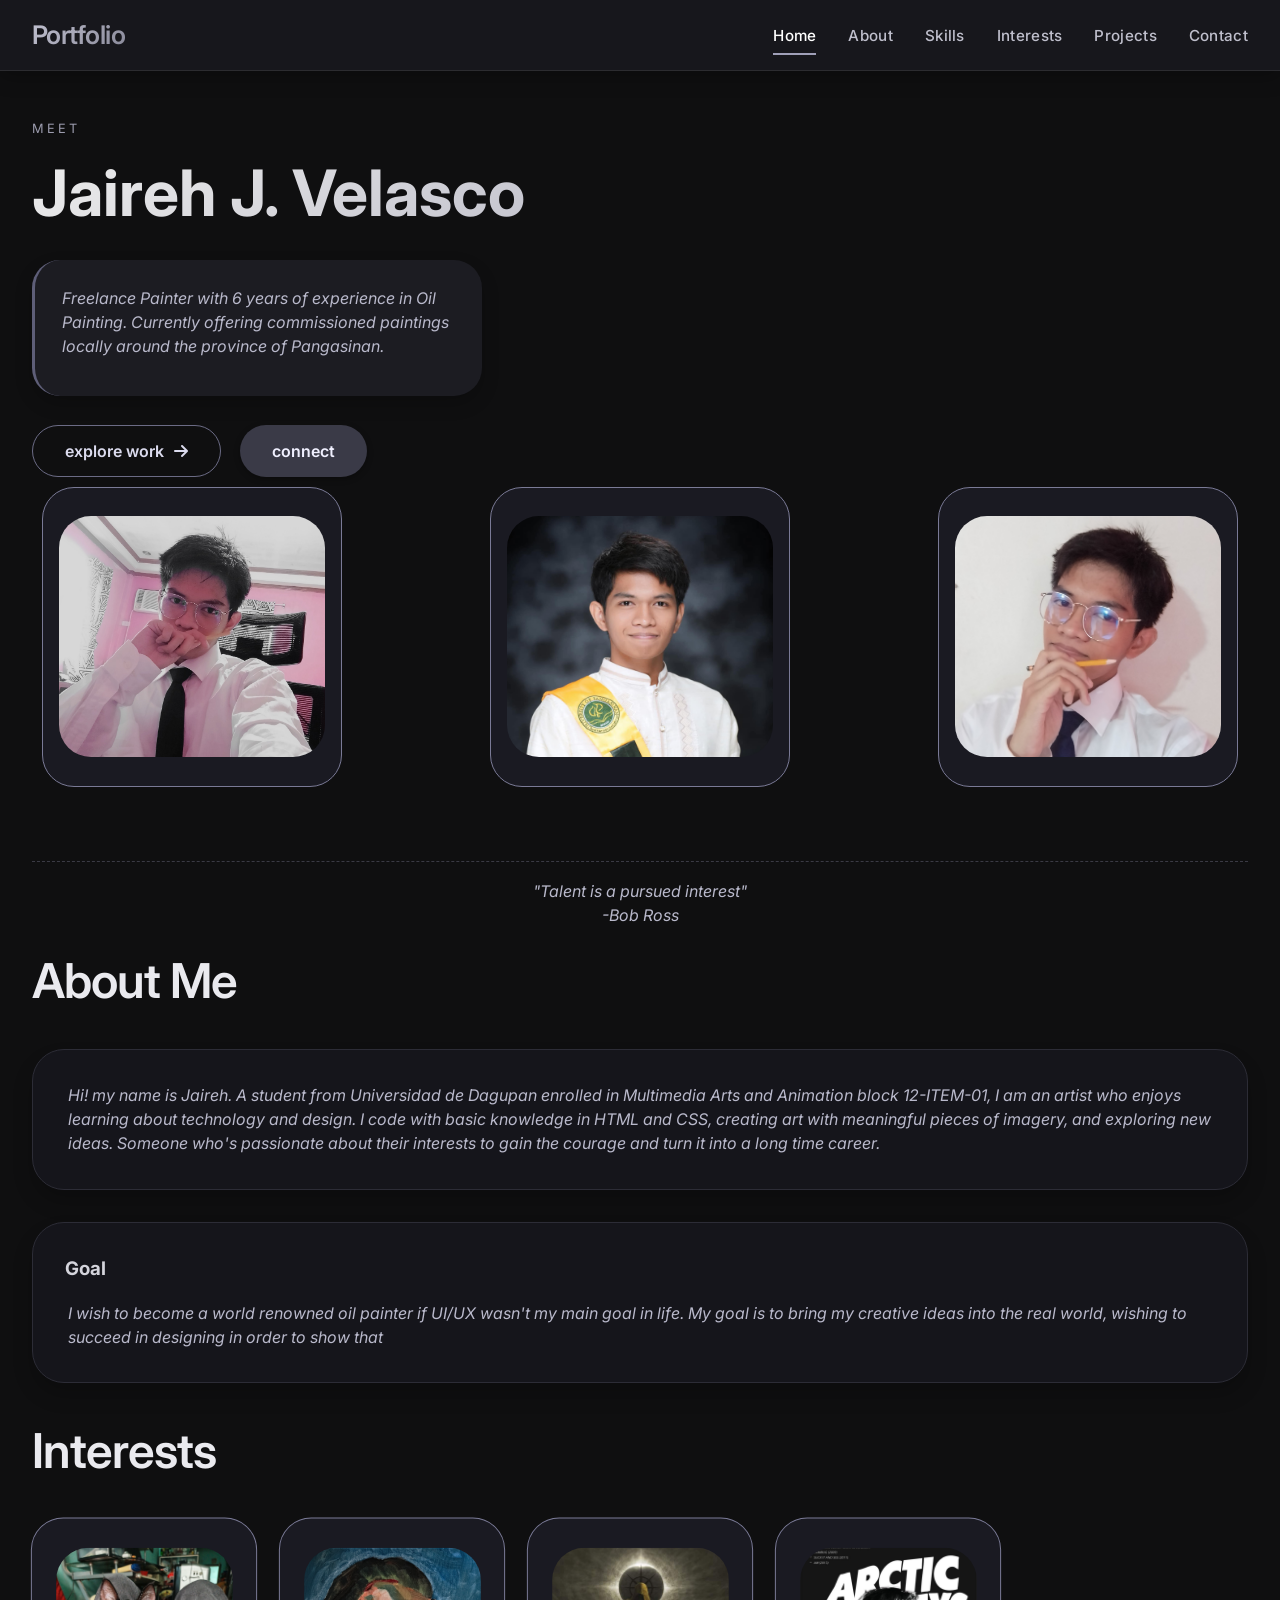
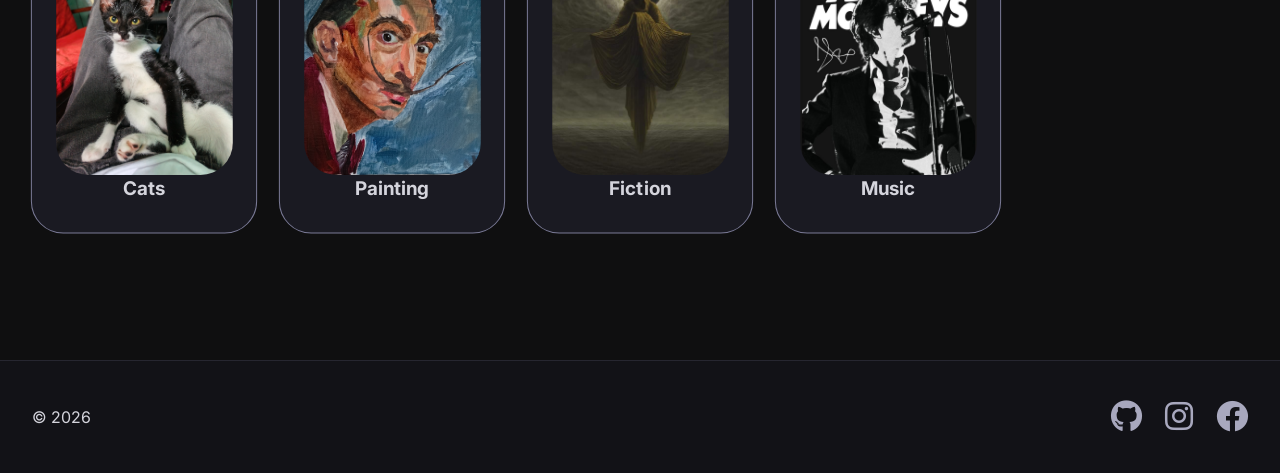
<file: portfolios/jaireh/index.html>
<!DOCTYPE html>
<html lang="en">
<head>
  <meta charset="UTF-8">
  <meta name="viewport" content="width=device-width, initial-scale=1.0">
  <title>Home</title>
  <link rel="stylesheet" href="style.css">
  <link href="https://fonts.googleapis.com/css2?family=Inter:opsz,wght@14..32,300;400;500;600;700&display=swap" rel="stylesheet">
  <link rel="stylesheet" href="https://cdnjs.cloudflare.com/ajax/libs/font-awesome/6.0.0-beta3/css/all.min.css">
</head>
<body>
<div class="site-wrapper">
  <header class="main-header">
    <div class="container nav-flex">
      <div class="logo"><a href="../../about-contact.html">Portfolio</a></div>
      <nav class="navbar">
        <ul class="nav-links">
          <li><a href="index.html" class="active">Home</a></li>
          <li><a href="about.html">About</a></li>
          <li><a href="skills.html">Skills</a></li>
          <li><a href="interests.html">Interests</a></li>
          <li><a href="projects.html">Projects</a></li>
          <li><a href="contact.html">Contact</a></li>
        </ul>
      </nav>
      <div class="mobile-toggle" id="mobileToggle"><i class="fas fa-bars"></i></div>
    </div>
  </header>
  <main class="main-content">
    <div class="container">
      <section class="hero-section">
        <div class="hero-badge">Meet</div>
        <h1 class="hero-title">Jaireh J. Velasco</h1>
        <div class="hero-text-card">
          <p class="placeholder-text">Freelance Painter with 6 years of experience in Oil Painting. Currently offering commissioned paintings locally around the province of Pangasinan. </p>
        </div>
        <div class="hero-actions">
          <a href="projects.html" class="btn btn-outline">explore work <i class="fas fa-arrow-right"></i></a>
          <a href="contact.html" class="btn btn-primary">connect</a>
        </div>
        <div class="profile-flex">
          <div class="profile">
            <img src="assets/B612_20240426_201148_220~2.jpg" alt="Portrait">
          </div>
          <div class="profile">
            <img src="assets/profile2.jpg" alt="Portrait">
          </div>
          <div class="profile">
            <img src="assets/profile1.jpg" alt="Portrait">
          </div>
        </div>
      </section>
      <div class="insert-note"><p class="placeholder-text"><em>"Talent is a pursued interest"</em><br>-Bob Ross</p></div>
    </div>
    <div class="container">
      <h1 class="page-heading">About Me</h1>
      <div class="section-card">
        <p class="placeholder-text">Hi! my name is Jaireh. A student from Universidad de Dagupan enrolled in Multimedia Arts and Animation block 12-ITEM-01, I am an artist who enjoys learning about technology and design. I code with basic knowledge in HTML and CSS, creating art with meaningful pieces of imagery, and exploring new ideas. Someone who's passionate about their interests to gain the courage and turn it into a long time career.</p>
      </div>
      <div class="section-card">
        <h3 style="margin-bottom: 1rem">Goal</h3>
        <p class="placeholder-text">I wish to become a world renowned oil painter if UI/UX wasn't my main goal in life. My goal is to bring my creative ideas into the real world, wishing to succeed in designing in order to show that</p>
      </div>
    </div>
    <div class="container">
      <h1 class="page-heading">Interests</h1>
      <div class="interests-grid">
        <div class="interest-card">
          <img src="assets/IMG_20260109_141818_204.jpg">
          <h3>Cats</h3>
        </div>
        <div class="interest-card">
          <img src="assets/IMG_20260228_162807_372~2.jpg">
          <h3>Painting</h3>
        </div>
        <div class="interest-card">
          <img src="assets/1347dc97d95b33622ea56cbbc1feb3dc.jpg">
          <h3>Fiction</h3>
        </div>
        <div class="interest-card">
          <img src="assets/808bc6ddedc34d2604dd25727de2c480.jpg">
          <h3>Music</h3>
    </div>
  </main>
  <footer class="main-footer">
    <div class="container footer-inner">
      <div class="footer-copy">
        <p>© 2026</p>
      </div>
      <div class="footer-links">
        <a href="https://github.com/Jireh-dot"><i class="fab fa-github"></i></a>
        <a href="https://www.instagram.com/jehovah.ji?igsh=ZHJwOGE2Yje0cm5k"><i class="fa-brands fa-instagram"></i></a>
       <a href="https://facebook.com/jaireh.jimenez?mibextid=JRoKGi"><i class="fa-brands fa-facebook"></i></a>
      </div>
    </div>
  </footer>
</div>
<script>
  const toggleBtn = document.getElementById('mobileToggle');
  const navLinks = document.querySelector('.nav-links');
  if (toggleBtn) {
    toggleBtn.addEventListener('click', () => {
      navLinks.classList.toggle('show');
    });
  }
</script>

</body>
</html>
</file>
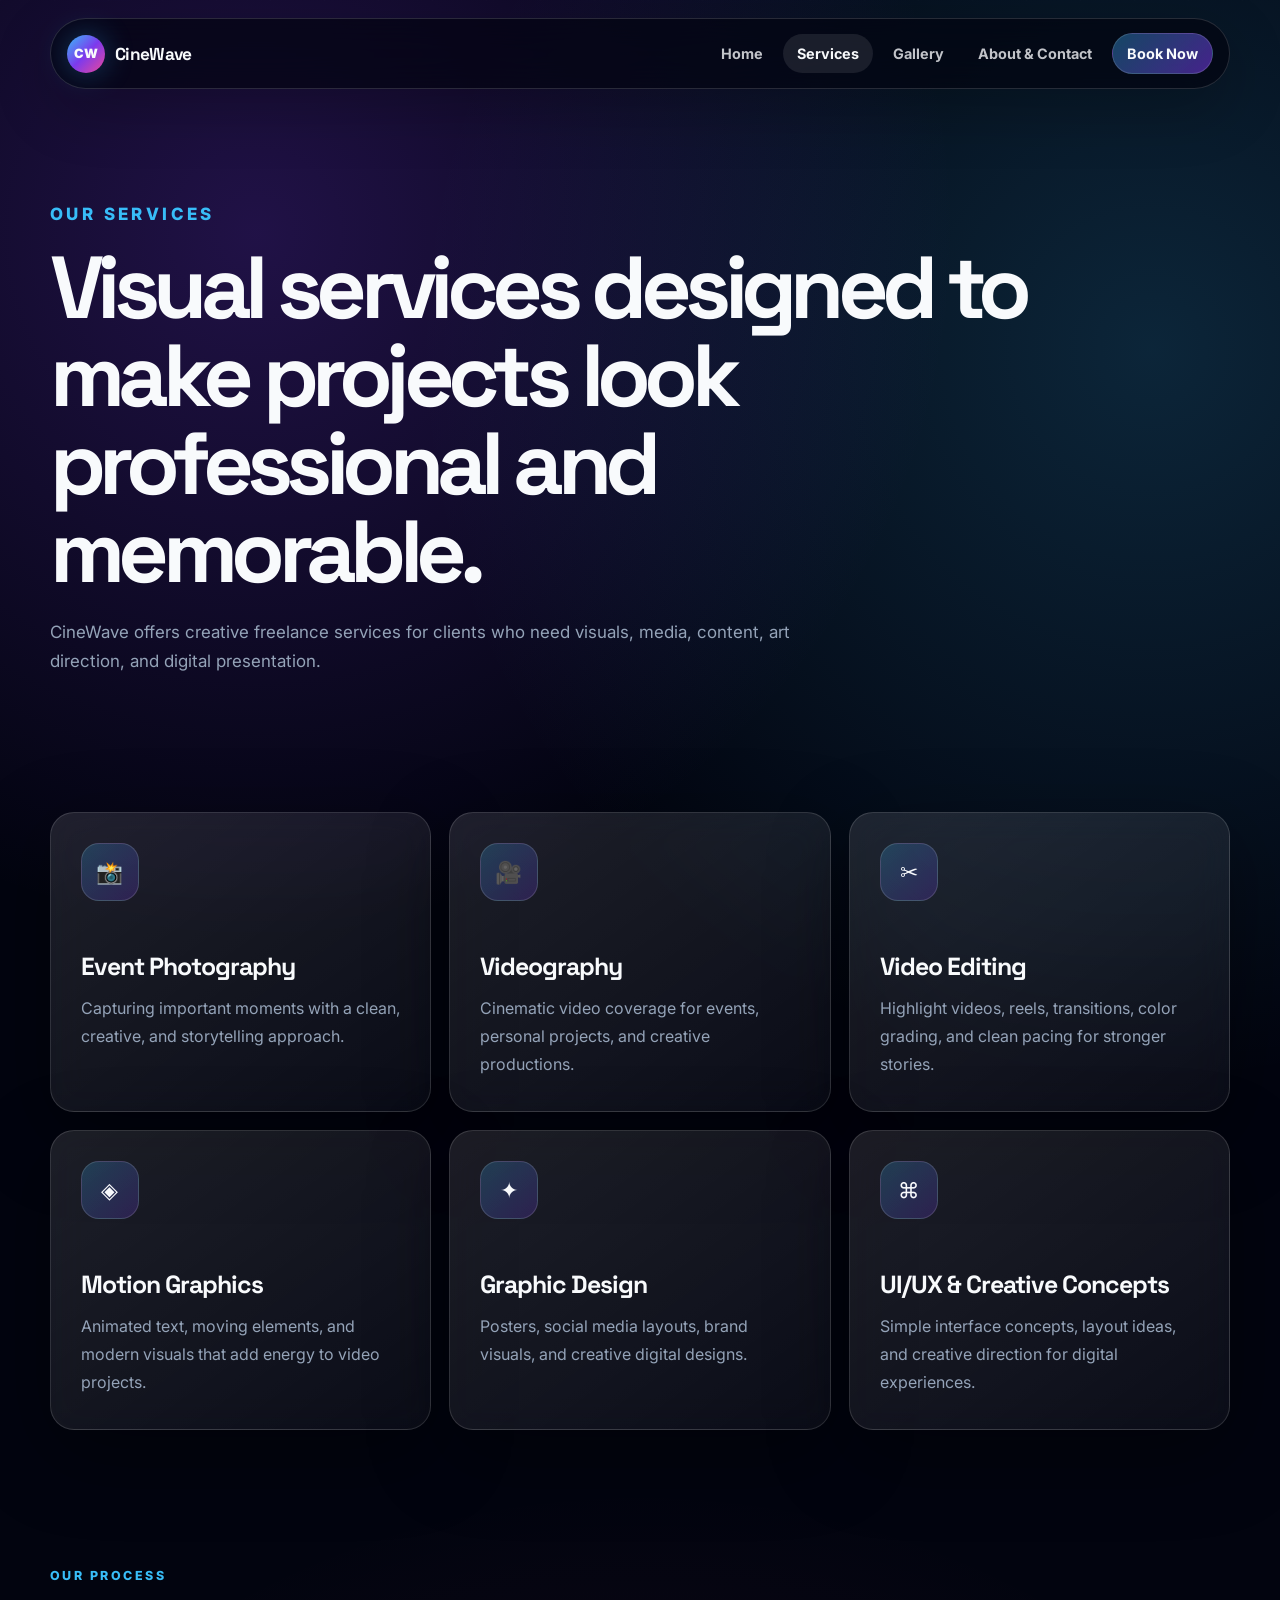
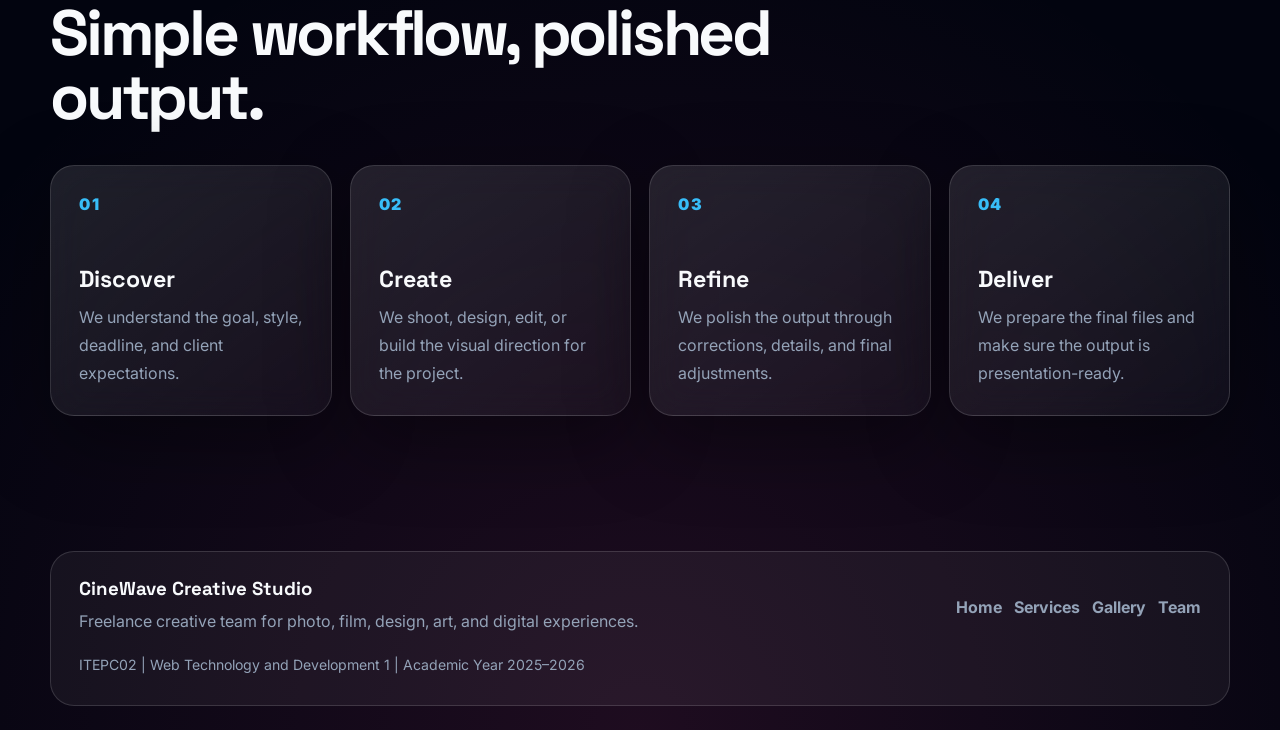
<file: services.html>
<!DOCTYPE html>
<html lang="en">
<head>
  <meta charset="UTF-8" />
  <meta name="viewport" content="width=device-width, initial-scale=1.0" />
  <title>Services | CineWave Creative Studio</title>
  <link rel="preconnect" href="https://fonts.googleapis.com" />
  <link rel="preconnect" href="https://fonts.gstatic.com" crossorigin />
  <link href="https://fonts.googleapis.com/css2?family=Inter:wght@400;500;600;700;800&family=Space+Grotesk:wght@500;600;700&display=swap" rel="stylesheet" />
  <link rel="stylesheet" href="css/style.css" />
</head>
<body>
  <div class="cursor-glow" data-cursor-glow></div>
  <div class="page-noise"></div>
  <header class="site-header" data-header>
    <a href="index.html" class="brand" aria-label="CineWave Creative Studio Home">
      <span class="brand-mark">CW</span>
      <span class="brand-text">CineWave</span>
    </a>

    <button class="menu-toggle" data-menu-toggle aria-label="Open navigation menu">
      <span></span>
      <span></span>
      <span></span>
    </button>

    <nav class="nav-menu" data-nav-menu>
      <a href="index.html">Home</a>
      <a href="services.html">Services</a>
      <a href="gallery.html">Gallery</a>
      <a href="about-contact.html">About & Contact</a>
      <a href="about-contact.html#contact" class="nav-cta">Book Now</a>
    </nav>
  </header>

  <main class="top-page">
    <section class="page-hero reveal">
      <p class="eyebrow">Our Services</p>
      <h1>Visual services designed to make projects look professional and memorable.</h1>
      <p>
        CineWave offers creative freelance services for clients who need visuals, media,
        content, art direction, and digital presentation.
      </p>
    </section>

    <section class="section-space">
      <div class="services-grid">
        <article class="service-card reveal">
          <div class="service-icon">📸</div>
          <h2>Event Photography</h2>
          <p>Capturing important moments with a clean, creative, and storytelling approach.</p>
        </article>
        <article class="service-card reveal delay-1">
          <div class="service-icon">🎥</div>
          <h2>Videography</h2>
          <p>Cinematic video coverage for events, personal projects, and creative productions.</p>
        </article>
        <article class="service-card reveal delay-2">
          <div class="service-icon">✂</div>
          <h2>Video Editing</h2>
          <p>Highlight videos, reels, transitions, color grading, and clean pacing for stronger stories.</p>
        </article>
        <article class="service-card reveal">
          <div class="service-icon">◈</div>
          <h2>Motion Graphics</h2>
          <p>Animated text, moving elements, and modern visuals that add energy to video projects.</p>
        </article>
        <article class="service-card reveal delay-1">
          <div class="service-icon">✦</div>
          <h2>Graphic Design</h2>
          <p>Posters, social media layouts, brand visuals, and creative digital designs.</p>
        </article>
        <article class="service-card reveal delay-2">
          <div class="service-icon">⌘</div>
          <h2>UI/UX & Creative Concepts</h2>
          <p>Simple interface concepts, layout ideas, and creative direction for digital experiences.</p>
        </article>
      </div>
    </section>

    <section class="section-space process-section">
      <div class="section-heading reveal">
        <p class="eyebrow">Our Process</p>
        <h2>Simple workflow, polished output.</h2>
      </div>

      <div class="process-grid">
        <div class="process-step reveal">
          <span>01</span>
          <h3>Discover</h3>
          <p>We understand the goal, style, deadline, and client expectations.</p>
        </div>
        <div class="process-step reveal delay-1">
          <span>02</span>
          <h3>Create</h3>
          <p>We shoot, design, edit, or build the visual direction for the project.</p>
        </div>
        <div class="process-step reveal delay-2">
          <span>03</span>
          <h3>Refine</h3>
          <p>We polish the output through corrections, details, and final adjustments.</p>
        </div>
        <div class="process-step reveal delay-3">
          <span>04</span>
          <h3>Deliver</h3>
          <p>We prepare the final files and make sure the output is presentation-ready.</p>
        </div>
      </div>
    </section>
  </main>

  <footer class="footer">
    <div>
      <h3>CineWave Creative Studio</h3>
      <p>Freelance creative team for photo, film, design, art, and digital experiences.</p>
    </div>
    <div class="footer-links">
      <a href="index.html">Home</a>
      <a href="services.html">Services</a>
      <a href="gallery.html">Gallery</a>
      <a href="about-contact.html">Team</a>
    </div>
    <p class="footer-note">ITEPC02 | Web Technology and Development 1 | Academic Year 2025–2026</p>
  </footer>
  <script src="js/script.js"></script>
</body>
</html>
</file>
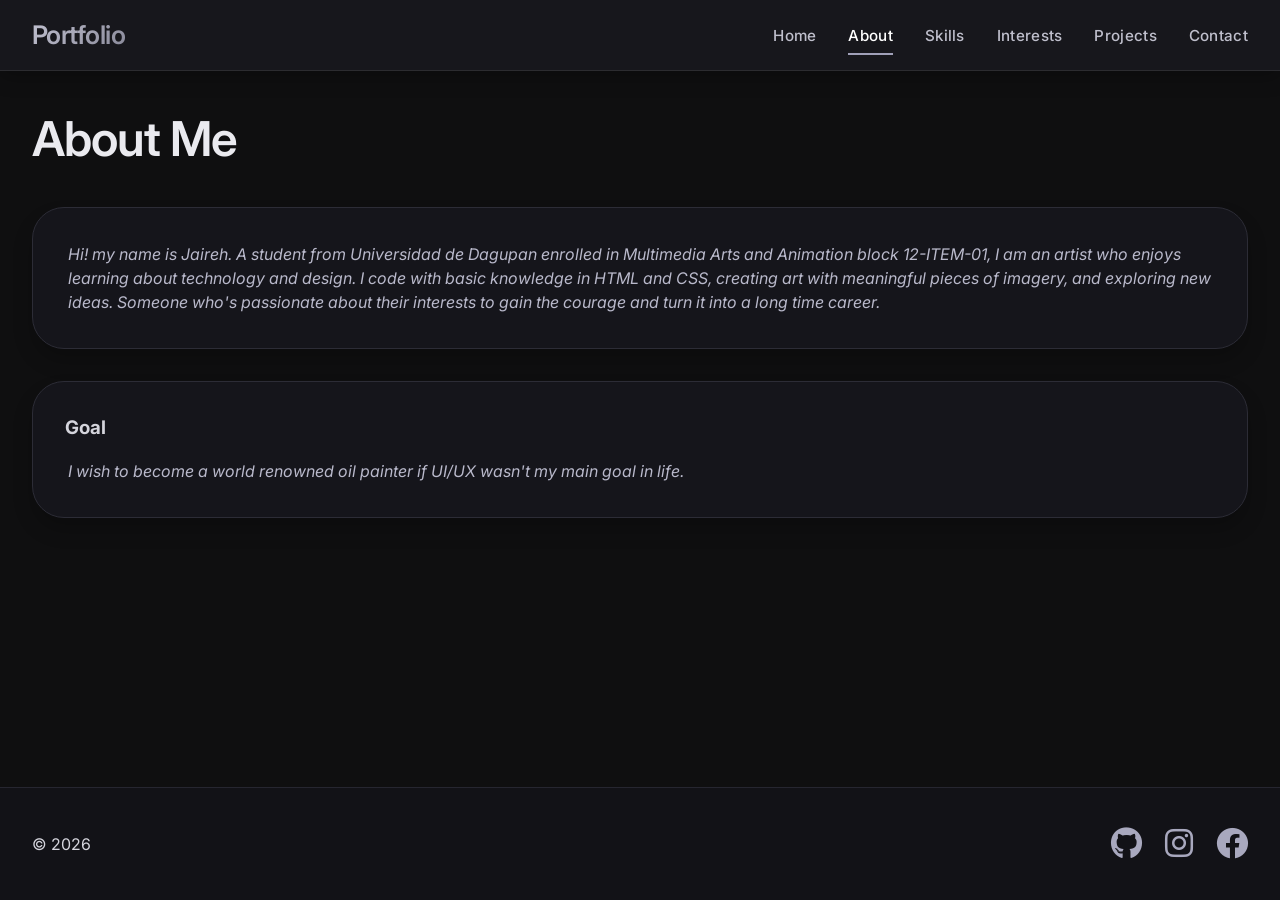
<file: portfolios/jaireh/about.html>
<!DOCTYPE html>
<html lang="en">
<head>
  <meta charset="UTF-8">
  <meta name="viewport" content="width=device-width, initial-scale=1.0">
  <title>About</title>
  <link rel="stylesheet" href="style.css">
  <link href="https://fonts.googleapis.com/css2?family=Inter:opsz,wght@14..32,300;400;500;600;700&display=swap" rel="stylesheet">
  <link rel="stylesheet" href="https://cdnjs.cloudflare.com/ajax/libs/font-awesome/6.0.0-beta3/css/all.min.css">
</head>

<body>
<div class="site-wrapper">
  <header class="main-header">
    <div class="container nav-flex">
      <div class="logo"><a href="../../about-contact.html">Portfolio</a></div>
      <nav class="navbar">
        <ul class="nav-links">
          <li><a href="index.html">Home</a></li>
          <li><a href="about.html" class="active">About</a></li>
          <li><a href="skills.html">Skills</a></li>
          <li><a href="interests.html">Interests</a></li>
          <li><a href="projects.html">Projects</a></li>
          <li><a href="contact.html">Contact</a></li>
        </ul>
      </nav>
      <div class="mobile-toggle" id="mobileToggle"><i class="fas fa-bars"></i></div>
    </div>
  </header>
  <main class="main-content">
    <div class="container">
      <h1 class="page-heading">About Me</h1>
      <div class="section-card">
        <p class="placeholder-text">Hi! my name is Jaireh. A student from Universidad de Dagupan enrolled in Multimedia Arts and Animation block 12-ITEM-01, I am an artist who enjoys learning about technology and design. I code with basic knowledge in HTML and CSS, creating art with meaningful pieces of imagery, and exploring new ideas. Someone who's passionate about their interests to gain the courage and turn it into a long time career.</p>
      </div>
      <div class="section-card">
        <h3 style="margin-bottom: 1rem">Goal</h3>
        <p class="placeholder-text">I wish to become a world renowned oil painter if UI/UX wasn't my main goal in life.</p>
      </div>
    </div>
  </main>
  <footer class="main-footer">
    <div class="container footer-inner">
      <div class="footer-copy">
        <p>© 2026</p>
      </div>
      <div class="footer-links">
        <a href="https://github.com/Jireh-dot"><i class="fab fa-github"></i></a>
        <a href="https://www.instagram.com/jehovah.ji?igsh=ZHJwOGE2Yje0cm5k"><i class="fa-brands fa-instagram"></i></a>
        <a href="https://facebook.com/jaireh.jimenez?mibextid=JRoKGi"><i class="fa-brands fa-facebook"></i></a>
      </div>
    </div>
  </footer>
</div>
<script>
  const toggleBtn = document.getElementById('mobileToggle');
  const navLinks = document.querySelector('.nav-links');
  if (toggleBtn) {
    toggleBtn.addEventListener('click', () => {
      navLinks.classList.toggle('show');
    });
  }
</script>
</body>
</html>
</file>
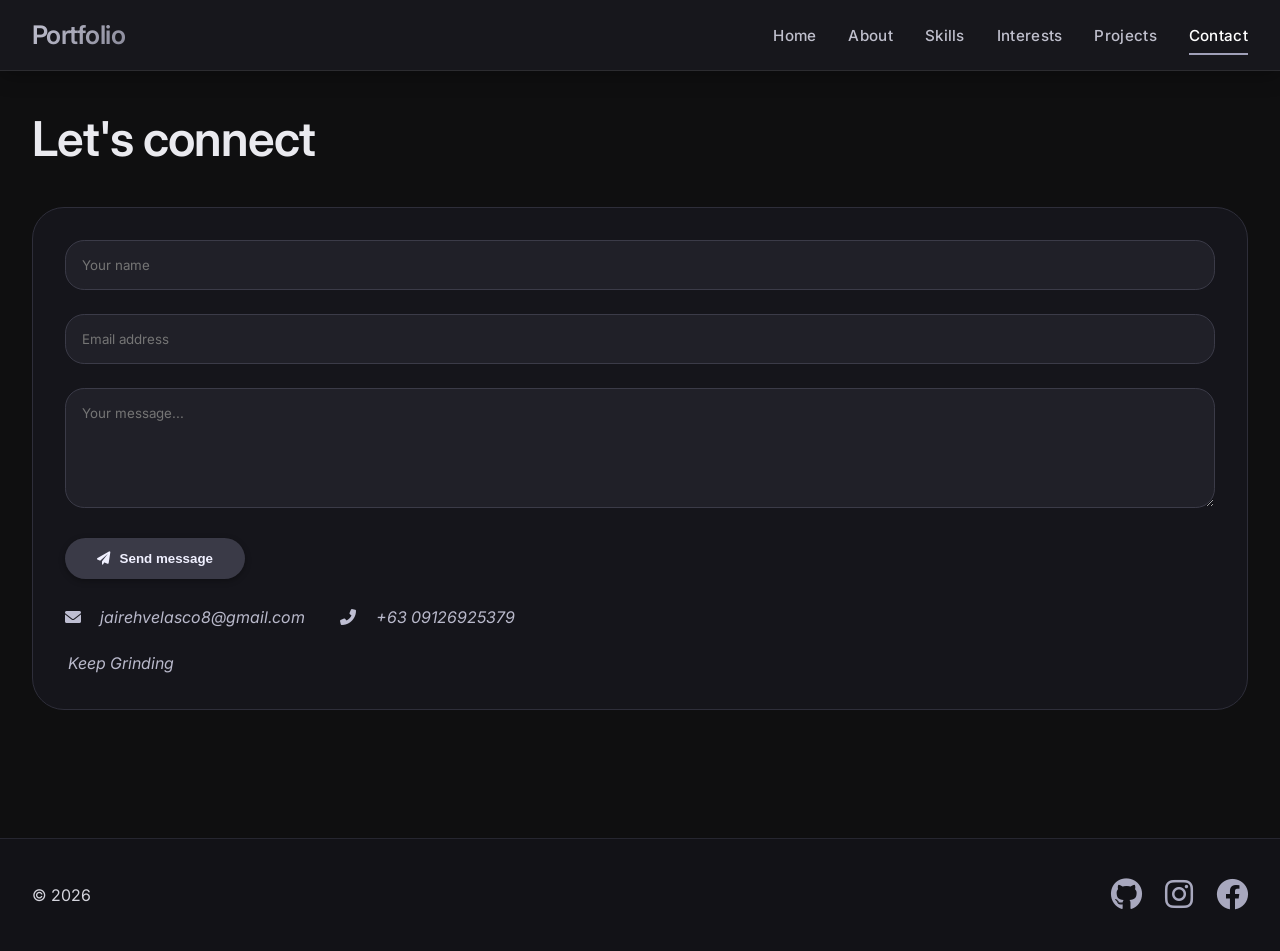
<file: portfolios/jaireh/contact.html>
<!DOCTYPE html>
<html lang="en">
<head>
  <meta charset="UTF-8">
  <meta name="viewport" content="width=device-width, initial-scale=1.0">
  <title>Contact</title>
  <link rel="stylesheet" href="style.css">
  <link href="https://fonts.googleapis.com/css2?family=Inter:opsz,wght@14..32,300;400;500;600;700&display=swap" rel="stylesheet">
  <link rel="stylesheet" href="https://cdnjs.cloudflare.com/ajax/libs/font-awesome/6.0.0-beta3/css/all.min.css">
</head>
<body>
<div class="site-wrapper">
  <header class="main-header">
    <div class="container nav-flex">
      <div class="logo"><a href="../../about-contact.html">Portfolio</a></div>
      <nav class="navbar">
        <ul class="nav-links">
          <li><a href="index.html">Home</a></li>
          <li><a href="about.html">About</a></li>
          <li><a href="skills.html">Skills</a></li>
          <li><a href="interests.html">Interests</a></li>
          <li><a href="projects.html">Projects</a></li>
          <li><a href="contact.html" class="active">Contact</a></li>
        </ul>
      </nav>
      <div class="mobile-toggle" id="mobileToggle"><i class="fas fa-bars"></i></div>
    </div>
  </header>
  <main class="main-content">
    <div class="container">
      <h1 class="page-heading">Let's connect</h1>
      <div class="contact-form">
        <form action="https://formsubmit.co" method="POST">
          <div class="form-group">
            <input type="text" placeholder="Your name" required>
          </div>
          <div class="form-group">
            <input type="email" placeholder="Email address" required>
          </div>
          <div class="form-group">
            <textarea placeholder="Your message..."></textarea>
          </div>
          <button type="submit" class="btn btn-primary">
            <i class="fas fa-paper-plane"></i> Send message
          </button>
        </form>
        <div class="contact-info-row">
          <abbr title="jairehvelasco8@gmail.com"><i class="fas fa-envelope"></i></abbr>
          <span class="placeholder-text">jairehvelasco8@gmail.com</span>
          <i class="fas fa-phone-alt" style="margin-left: 1rem"></i>
          <span class="placeholder-text">+63 09126925379</span>
        </div>
        <p class="placeholder-text" style="margin-top: 1.2rem">Keep Grinding</p>
      </div>
    </div>
  </main>
  <footer class="main-footer">
    <div class="container footer-inner">
      <div class="footer-copy">
        <p>© 2026</p>
      </div>
      <div class="footer-links">
        <a href="https://github.com/Jireh-dot"><i class="fab fa-github"></i></a>
        <a href="https://www.instagram.com/jehovah.ji?igsh=ZHJwOGE2Yje0cm5k"><i class="fa-brands fa-instagram"></i></a>
        <a href="https://facebook.com/jaireh.jimenez?mibextid=JRoKGi"><i class="fa-brands fa-facebook"></i></a>
      </div>
    </div>
  </footer>
</div>
<script>
  const toggleBtn = document.getElementById('mobileToggle');
  const navLinks = document.querySelector('.nav-links');
  if (toggleBtn) {
    toggleBtn.addEventListener('click', () => {
      navLinks.classList.toggle('show');
    });
  }
</script>
</body>
</html>
</file>
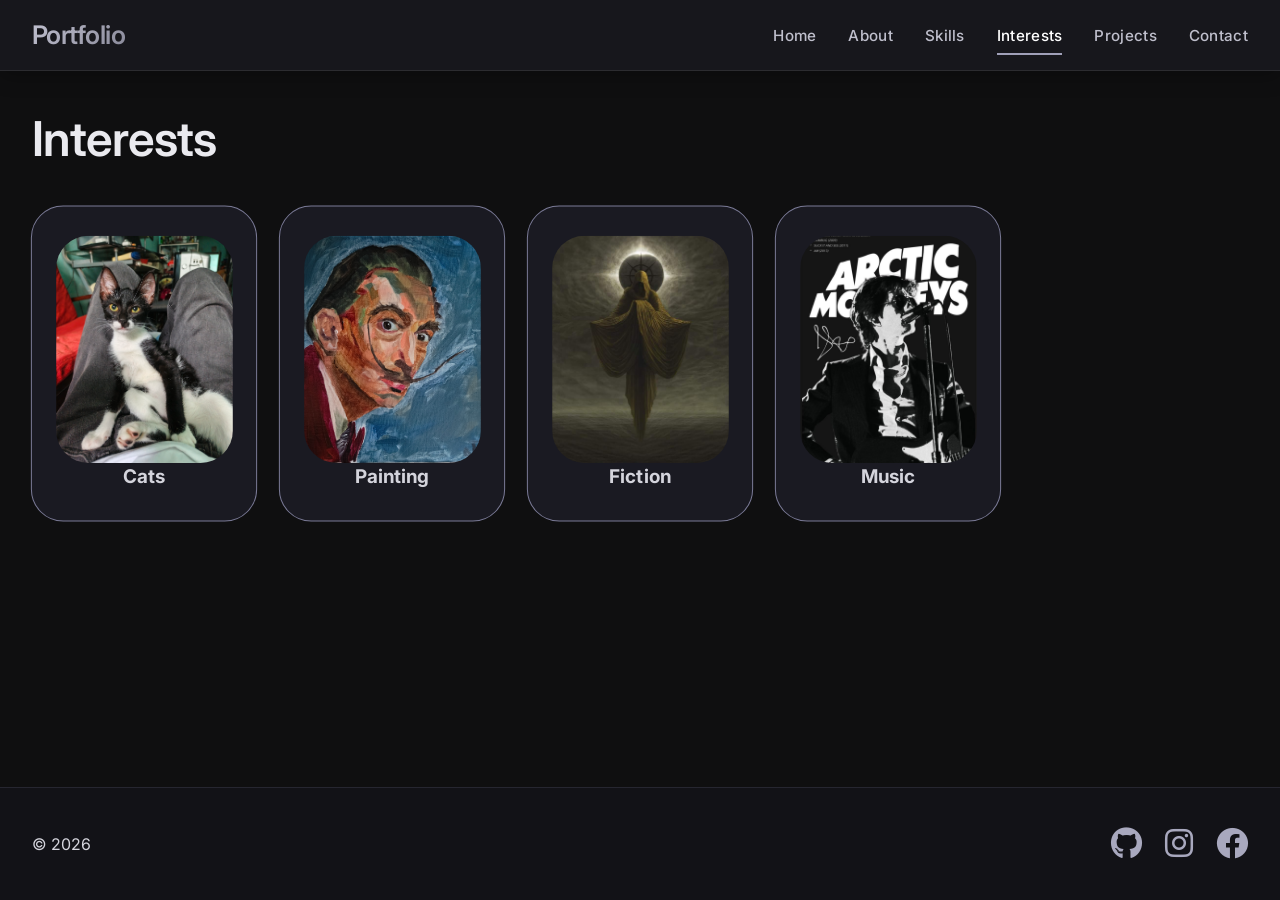
<file: portfolios/jaireh/interests.html>
<!DOCTYPE html>
<html lang="en">
<head>
  <meta charset="UTF-8">
  <meta name="viewport" content="width=device-width, initial-scale=1.0">
  <title>Interests</title>
  <link rel="stylesheet" href="style.css">
  <link href="https://fonts.googleapis.com/css2?family=Inter:opsz,wght@14..32,300;400;500;600;700&display=swap" rel="stylesheet">
  <link rel="stylesheet" href="https://cdnjs.cloudflare.com/ajax/libs/font-awesome/6.0.0-beta3/css/all.min.css">
</head>
<body>
<div class="site-wrapper">
  <header class="main-header">
    <div class="container nav-flex">
      <div class="logo"><a href="../../about-contact.html">Portfolio</a></div>
      <nav class="navbar">
        <ul class="nav-links">
          <li><a href="index.html">Home</a></li>
          <li><a href="about.html">About</a></li>
          <li><a href="skills.html">Skills</a></li>
          <li><a href="interests.html" class="active">Interests</a></li>
          <li><a href="projects.html">Projects</a></li>
          <li><a href="contact.html">Contact</a></li>
        </ul>
      </nav>
      <div class="mobile-toggle" id="mobileToggle"><i class="fas fa-bars"></i></div>
    </div>
  </header>
  <main class="main-content">
    <div class="container">
      <h1 class="page-heading">Interests</h1>
      <div class="interests-grid">
        <div class="interest-card">
          <img src="assets/IMG_20260109_141818_204.jpg">
          <h3>Cats</h3>
        </div>
        <div class="interest-card">
          <img src="assets/IMG_20260228_162807_372~2.jpg">
          <h3>Painting</h3>
        </div>
        <div class="interest-card">
          <img src="assets/1347dc97d95b33622ea56cbbc1feb3dc.jpg">
          <h3>Fiction</h3>
        </div>
        <div class="interest-card">
          <img src="assets/808bc6ddedc34d2604dd25727de2c480.jpg">
          <h3>Music</h3>
    </div>
  </main>
  <footer class="main-footer">
    <div class="container footer-inner">
      <div class="footer-copy">
        <p>© 2026</p>
      </div>
      <div class="footer-links">
        <a href="https://github.com/Jireh-dot"><i class="fab fa-github"></i></a>
        <a href="https://www.instagram.com/jehovah.ji?igsh=ZHJwOGE2Yje0cm5k"><i class="fa-brands fa-instagram"></i></a>
        <a href="https://facebook.com/jaireh.jimenez?mibextid=JRoKGi"><i class="fa-brands fa-facebook"></i></a>
      </div>
    </div>
  </footer>
</div>
<script>
  const toggleBtn = document.getElementById('mobileToggle');
  const navLinks = document.querySelector('.nav-links');
  if (toggleBtn) {
    toggleBtn.addEventListener('click', () => {
      navLinks.classList.toggle('show');
    });
  }
</script>
</body>
</html>
</file>
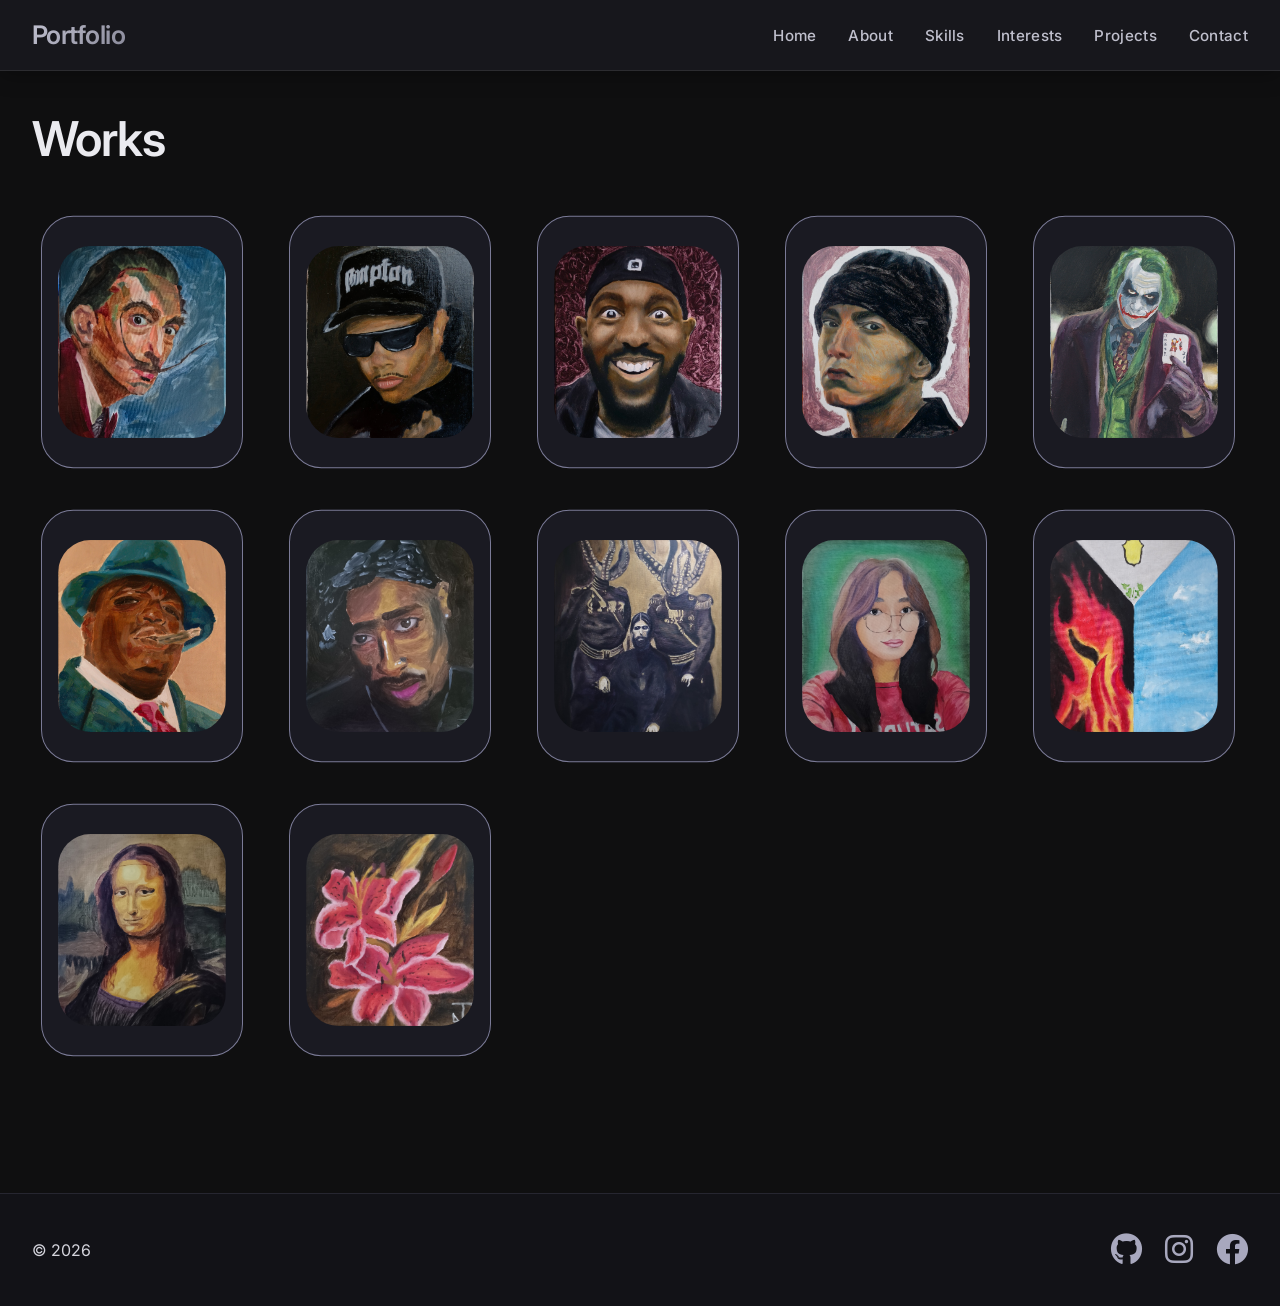
<file: portfolios/jaireh/paintings.html>
<!DOCTYPE html>
<html lang="en">
<head>
  <meta charset="UTF-8">
  <meta name="viewport" content="width=device-width, initial-scale=1.0">
  <title>Projects</title>
  <link rel="stylesheet" href="style.css">
  <link href="https://fonts.googleapis.com/css2?family=Inter:opsz,wght@14..32,300;400;500;600;700&display=swap" rel="stylesheet">
  <link rel="stylesheet" href="https://cdnjs.cloudflare.com/ajax/libs/font-awesome/6.0.0-beta3/css/all.min.css">
</head>
<body>
<div class="site-wrapper">
  <header class="main-header">
    <div class="container nav-flex">
      <div class="logo"><a href="../../about-contact.html">Portfolio</a></div>
      <nav class="navbar">
        <ul class="nav-links">
          <li><a href="index.html">Home</a></li>
          <li><a href="about.html">About</a></li>
          <li><a href="skills.html">Skills</a></li>
          <li><a href="interests.html">Interests</a></li>
          <li><a href="projects.html">Projects</a></li>
          <li><a href="contact.html">Contact</a></li>
        </ul>
      </nav>
      <div class="mobile-toggle" id="mobileToggle"><i class="fas fa-bars"></i></div>
    </div>
  </header>
  <main class="main-content">
    <div class="container">
      <h1 class="page-heading">Works</h1>
      <div class="interests-grid">
        <div class="card">
          <img src="assets/IMG_20260228_162807_372~2.jpg">
        </div>
        <div class="card">
          <img src="assets/IMG_20260402_173744_129~3.jpg">
        </div>
        <div class="card">
          <img src="assets/IMG_20260328_172444_441~3.jpg">
        </div>
        <div class="card">
          <img src="assets/IMG_20260322_131540_639~2.jpg">
        </div>
        <div class="card">
          <img src="assets/IMG_20260125_162913_326.jpg">
        </div>
        <div class="card">
          <img src="assets/IMG_20260117_150410_540~2.jpg">
        </div>
        <div class="card">
          <img src="assets/IMG_20250714_182143.jpg">
        </div>
        <div class="card">
          <img src="assets/IMG_20250613_120929.jpg">
        </div>
        <div class="card">
          <img src="assets/IMG_20250607_085642.jpg">
        </div>
        <div class="card">
          <img src="assets/IMG_20250601_162101.jpg">
        </div>
        <div class="card">
          <img src="assets/IMG_20250430_082050_HDR~2.jpg">
        </div>
        <div class="card">
          <img src="assets/IMG_20250428_092837_HDR~2.jpg">
        </div>
    </div>
  </main>
  <footer class="main-footer">
    <div class="container footer-inner">
      <div class="footer-copy">
        <p>© 2026</p>
      </div>
      <div class="footer-links">
        <a href="https://github.com/Jireh-dot"><i class="fab fa-github"></i></a>
        <a href="https://www.instagram.com/jehovah.ji?igsh=ZHJwOGE2Yje0cm5k"><i class="fa-brands fa-instagram"></i></a>
        <a href="https://facebook.com/jaireh.jimenez?mibextid=JRoKGi"><i class="fa-brands fa-facebook"></i></a>
      </div>
    </div>
  </footer>
</div>
<script>
  const toggleBtn = document.getElementById('mobileToggle');
  const navLinks = document.querySelector('.nav-links');
  if (toggleBtn) {
    toggleBtn.addEventListener('click', () => {
      navLinks.classList.toggle('show');
    });
  }
</script>
</body>
</html>
</file>
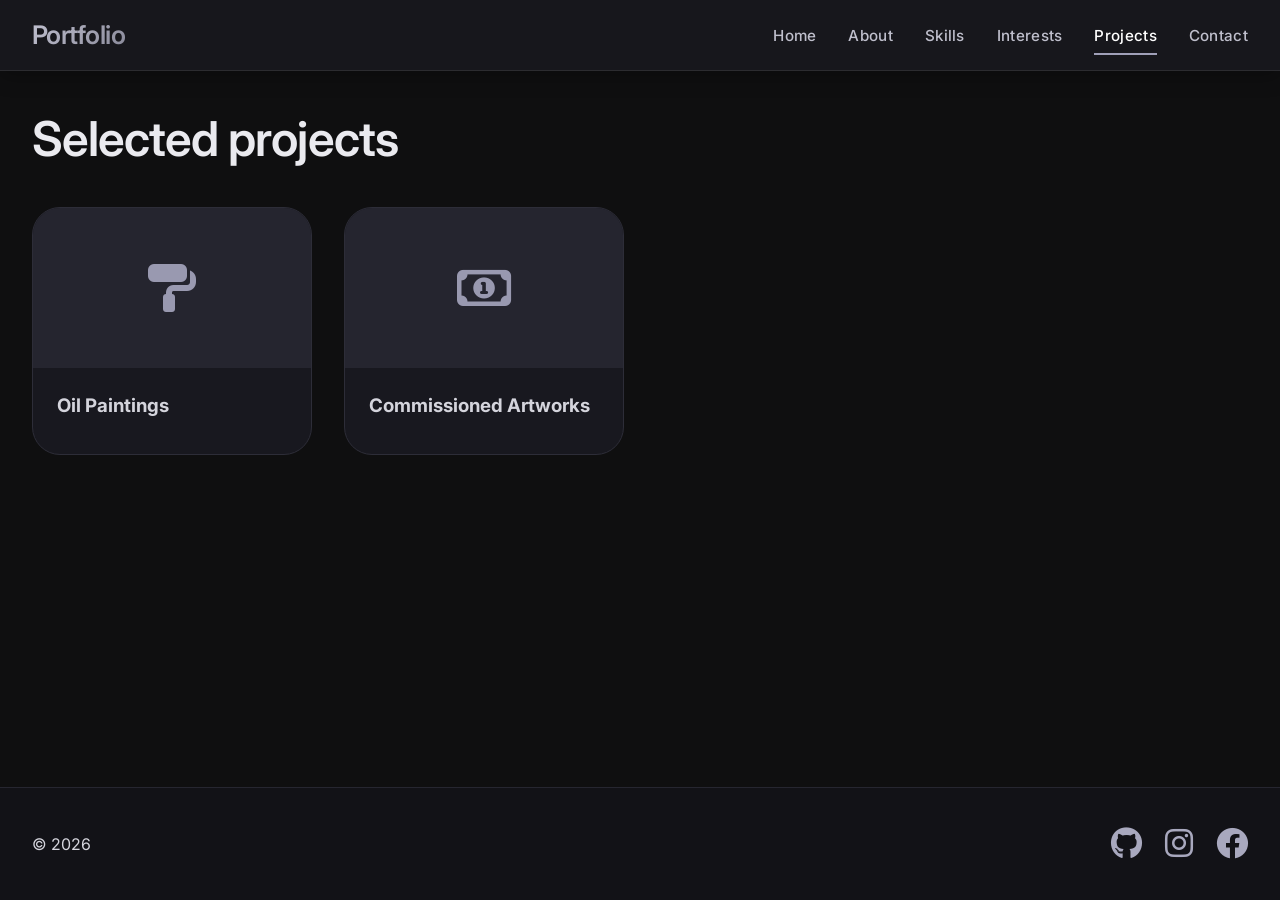
<file: portfolios/jaireh/projects.html>
<!DOCTYPE html>
<html lang="en">
<head>
  <meta charset="UTF-8">
  <meta name="viewport" content="width=device-width, initial-scale=1.0">
  <title>Projects</title>
  <link rel="stylesheet" href="style.css">
  <link href="https://fonts.googleapis.com/css2?family=Inter:opsz,wght@14..32,300;400;500;600;700&display=swap" rel="stylesheet">
  <link rel="stylesheet" href="https://cdnjs.cloudflare.com/ajax/libs/font-awesome/6.0.0-beta3/css/all.min.css">
</head>
<body>
<div class="site-wrapper">
  <header class="main-header">
    <div class="container nav-flex">
      <div class="logo"><a href="../../about-contact.html">Portfolio</a></div>
      <nav class="navbar">
        <ul class="nav-links">
          <li><a href="index.html">Home</a></li>
          <li><a href="about.html">About</a></li>
          <li><a href="skills.html">Skills</a></li>
          <li><a href="interests.html">Interests</a></li>
          <li><a href="projects.html" class="active">Projects</a></li>
          <li><a href="contact.html">Contact</a></li>
        </ul>
      </nav>
      <div class="mobile-toggle" id="mobileToggle"><i class="fas fa-bars"></i></div>
    </div>
  </header>
  <main class="main-content">
    <div class="container">
      <h1 class="page-heading">Selected projects</h1>
      <div class="projects-grid">
        <div class="project-tile">
          <a href="paintings.html">
          <div class="project-img-placeholder">
            <i class="fa-solid fa-paint-roller"></i>
          </div>
          <div class="project-info">
            <h3>Oil Paintings</h3>
          </div>
          </a>
        </div>
        <div class="project-tile">
          <a href="Showcase.html">
          <div class="project-img-placeholder">
            <i class="fa-regular fa-money-bill-1"></i>
          </div>
            <div class="project-info">
              <h3>Commissioned Artworks</h3>
            </div>
          </a>
        </div>
      </div>
    </div>
  </main>
  <footer class="main-footer">
    <div class="container footer-inner">
      <div class="footer-copy">
        <p>© 2026</p>
      </div>
      <div class="footer-links">
        <a href="https://github.com/Jireh-dot"><i class="fab fa-github"></i></a>
        <a href="https://www.instagram.com/jehovah.ji?igsh=ZHJwOGE2Yje0cm5k"><i class="fa-brands fa-instagram"></i></a>
        <a href="https://facebook.com/jaireh.jimenez?mibextid=JRoKGi"><i class="fa-brands fa-facebook"></i></a>
      </div>
    </div>
  </footer>
</div>
<script>
  const toggleBtn = document.getElementById('mobileToggle');
  const navLinks = document.querySelector('.nav-links');
  if (toggleBtn) {
    toggleBtn.addEventListener('click', () => {
      navLinks.classList.toggle('show');
    });
  }
</script>
</body>
</html>
</file>
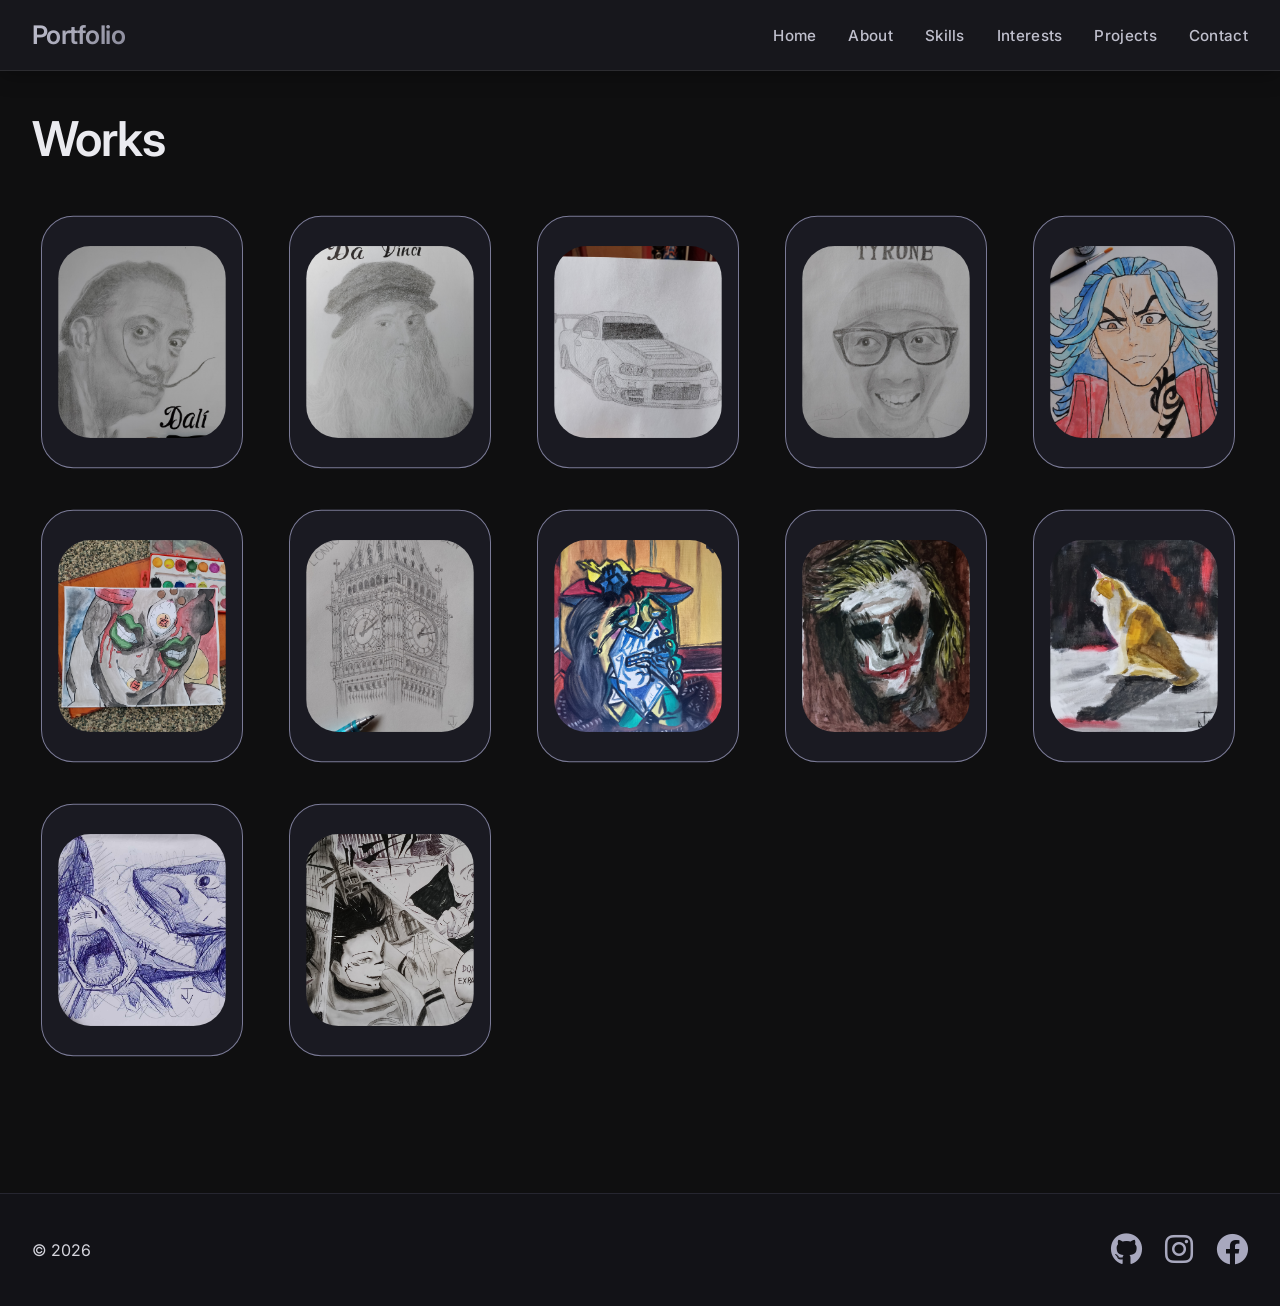
<file: portfolios/jaireh/Showcase.html>
<!DOCTYPE html>
<html lang="en">
<head>
  <meta charset="UTF-8">
  <meta name="viewport" content="width=device-width, initial-scale=1.0">
  <title>Projects</title>
  <link rel="stylesheet" href="style.css">
  <link href="https://fonts.googleapis.com/css2?family=Inter:opsz,wght@14..32,300;400;500;600;700&display=swap" rel="stylesheet">
  <link rel="stylesheet" href="https://cdnjs.cloudflare.com/ajax/libs/font-awesome/6.0.0-beta3/css/all.min.css">
</head>
<body>
<div class="site-wrapper">
  <header class="main-header">
    <div class="container nav-flex">
      <div class="logo"><a href="../../about-contact.html">Portfolio</a></div>
      <nav class="navbar">
        <ul class="nav-links">
          <li><a href="index.html">Home</a></li>
          <li><a href="about.html">About</a></li>
          <li><a href="skills.html">Skills</a></li>
          <li><a href="interests.html">Interests</a></li>
          <li><a href="projects.html">Projects</a></li>
          <li><a href="contact.html">Contact</a></li>
        </ul>
      </nav>
      <div class="mobile-toggle" id="mobileToggle"><i class="fas fa-bars"></i></div>
    </div>
  </header>
  <main class="main-content">
    <div class="container">
      <h1 class="page-heading">Works</h1>
      <div class="interests-grid">
        <div class="card">
          <img src="assets/IMG_20231204_144901.jpg">
        </div>
        <div class="card">
          <img src="assets/IMG_20240226_141828.jpg">
        </div>
        <div class="card">
          <img src="assets/IMG_20240305_132840_HDR~2.jpg">
        </div>
        <div class="card">
          <img src="assets/IMG_20240411_151519_HDR.jpg">
        </div>
        <div class="card">
          <img src="assets/IMG_20240518_111650~2.jpg">
        </div>
        <div class="card">
          <img src="assets/IMG_20240713_164308.jpg">
        </div>
        <div class="card">
          <img src="assets/IMG_20240728_091805~2.jpg">
        </div>
        <div class="card">
          <img src="assets/IMG_20240830_145004_HDR~2.jpg">
        </div>
        <div class="card">
          <img src="assets/IMG_20241203_160337_HDR~4.jpg">
        </div>
        <div class="card">
          <img src="assets/IMG_20241206_210300_HDR~2.jpg">
        </div>
        <div class="card">
          <img src="assets/Messenger_creation_52B4D395-726A-40A3-990D-98B7CEEB2416.jpeg">
        </div>
        <div class="card">
          <img src="assets/original_4226c1a4-5666-4858-8618-b4e95dcf76b6_IMG_20241115_064839_HDR.jpg">
        </div>
    </div>
  </main>
  <footer class="main-footer">
    <div class="container footer-inner">
      <div class="footer-copy">
        <p>© 2026</p>
      </div>
      <div class="footer-links">
        <a href="https://github.com/Jireh-dot"><i class="fab fa-github"></i></a>
        <a href="https://www.instagram.com/jehovah.ji?igsh=ZHJwOGE2Yje0cm5k"><i class="fa-brands fa-instagram"></i></a>
        <a href="https://facebook.com/jaireh.jimenez?mibextid=JRoKGi"><i class="fa-brands fa-facebook"></i></a>
      </div>
    </div>
  </footer>
</div>
<script>
  const toggleBtn = document.getElementById('mobileToggle');
  const navLinks = document.querySelector('.nav-links');
  if (toggleBtn) {
    toggleBtn.addEventListener('click', () => {
      navLinks.classList.toggle('show');
    });
  }
</script>
</body>
</html>
</file>
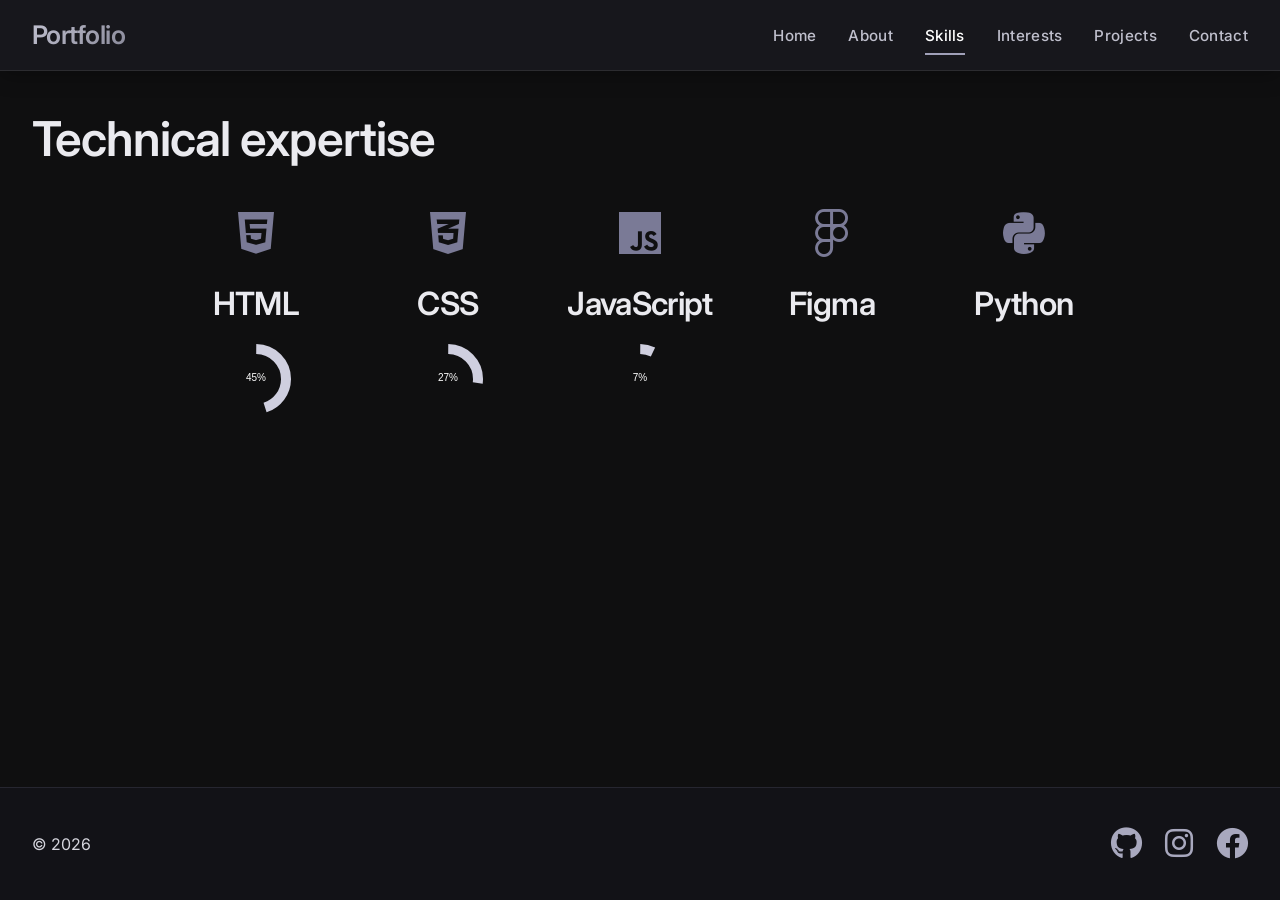
<file: portfolios/jaireh/skills.html>
<!DOCTYPE html>
<html lang="en">
<head>
  <meta charset="UTF-8">
  <meta name="viewport" content="width=device-width, initial-scale=1.0">
  <title>Skills</title>
  <link rel="stylesheet" href="style.css">
  <link href="https://fonts.googleapis.com/css2?family=Inter:opsz,wght@14..32,300;400;500;600;700&display=swap" rel="stylesheet">
  <link rel="stylesheet" href="https://cdnjs.cloudflare.com/ajax/libs/font-awesome/6.0.0-beta3/css/all.min.css">
</head>
<body>
<div class="site-wrapper">
  <header class="main-header">
    <div class="container nav-flex">
      <div class="logo"><a href="../../about-contact.html">Portfolio</a></div>
      <nav class="navbar">
        <ul class="nav-links">
          <li><a href="index.html">Home</a></li>
          <li><a href="about.html">About</a></li>
          <li><a href="skills.html" class="active">Skills</a></li>
          <li><a href="interests.html">Interests</a></li>
          <li><a href="projects.html">Projects</a></li>
          <li><a href="contact.html">Contact</a></li>
        </ul>
      </nav>
      <div class="mobile-toggle" id="mobileToggle"><i class="fas fa-bars"></i></div>
    </div>
  </header>
  <main class="main-content">
    <div class="container">
      <h1 class="page-heading">Technical expertise</h1>
      <div id="bars">
        <div class="bar" data-percent="71">
          <div class="skill-icon">
            <i class="fa-brands fa-html5" style="font-size: larger;"></i>
          </div>
          <h3 class="skill-name">HTML</h3>
          <canvas class="bar-circle" width="70" height="70"></canvas>
        </div>
        <div class="bar" data-percent="70">
          <div class="skill-icon">
            <i class="fa-brands fa-css3-alt" style="font-size: larger;"></i>
          </div>
          <h3 class="skill-name">CSS</h3>
          <canvas class="bar-circle" width="70" height="70"></canvas>
        </div>
        <div class="bar" data-percent="19">
          <div class="skill-icon">
            <i class="fa-brands fa-js" style="font-size: larger;"></i>
          </div>
          <h3 class="skill-name">JavaScript</h3>
          <canvas class="bar-circle" width="70" height="70"></canvas>
        </div>
        <div class="bar" data-percent="55">
          <div class="skill-icon">
            <i class="fa-brands fa-figma" style="font-size: larger;"></i>
          </div>
          <h3 class="skill-name">Figma</h3>
          <canvas class="bar-circle" width="70" height="70"></canvas>
        </div>
        <div class="bar" data-percent="38">
          <div class="skill-icon">
            <i class="fa-brands fa-python" style="font-size: larger;"></i>
          </div>
          <h3 class="skill-name">Python</h3>
          <canvas class="bar-circle" width="70" height="70"></canvas>
        </div>
      </div>
    </div>
  </main>

  <footer class="main-footer">
    <div class="container footer-inner">
      <div class="footer-copy">
        <p>© 2026</p>
      </div>
      <div class="footer-links">
        <a href="https://github.com/Jireh-dot"><i class="fab fa-github"></i></a>
        <a href="https://www.instagram.com/jehovah.ji?igsh=ZHJwOGE2Yje0cm5k"><i class="fa-brands fa-instagram"></i></a>
        <a href="https://facebook.com/jaireh.jimenez?mibextid=JRoKGi"><i class="fa-brands fa-facebook"></i></a>
      </div>
    </div>
  </footer>
</div>
<script>
  const toggleBtn = document.getElementById('mobileToggle');
  const navLinks = document.querySelector('.nav-links');
  if (toggleBtn) {
    toggleBtn.addEventListener('click', () => {
      navLinks.classList.toggle('show');
    });
  }
</script>
<script src="script.js"></script>
</body>

</html>
</file>
<file: portfolios/jaireh/style.css>
/*RESET & BASE STYLES*/
html, body {
  scroll-behavior: smooth;
  scroll-padding-top: 80px;
}
* {
  margin: 0;
  padding: 0;
  box-sizing: border-box;
}

body {
  font-family: 'Inter', -apple-system, BlinkMacSystemFont, 'Segoe UI', sans-serif;
  background-color: #0f0f10;
  color: #d4d4dc;
  line-height: 1.5;
  scroll-behavior: smooth;
  animation: fadein 0.8s ease-out;
}

.profile-flex {
  display: flex;
  flex-direction: row;
  justify-content: space-between;
}

.profile {
  width: 300px;
  height: 300px;
  overflow: hidden;
  padding: 1.8rem 1rem;
  background: #1a1a22;
  border-radius: 32px;
  border: 1px solid #2f2f39;
  display: flex;
  flex-wrap: wrap;
  margin: 10px;
  gap: 20px;
  border-color: #7a7a96;
  object-fit: cover;
}

 .profile img{
  width: 100%;
  height: 100%;
  object-fit: cover;
  display: block;
  border-radius: 2rem;
  object-position: center;
  justify-content: center;
  align-items: center;
 }

.site-wrapper {
  min-height: 100vh;
  display: flex;
  flex-direction: column;
  overflow: clip;
}

.container {
  max-width: 1280px;
  margin: 0 auto;
  padding: 0 2rem;
}

/*HEADER & NAV*/
.main-header {
  background: #17171c;
  border-bottom: 1px solid #2c2c30;
  width: 100%;
  height: auto;
  padding: 1rem 0;
  position: sticky;
  top: 0;
  backdrop-filter: blur(2px);
  z-index: 1000;
  box-shadow: 0 4px 20px rgba(0, 0, 0, 0.3);
}

.body {
  position: fixed;
  top: 0;
  left: 0;
  width: 100%;
  z-index: 1000;
}

.nav-flex {
  display: flex;
  justify-content: space-between;
  align-items: center;
  flex-wrap: wrap;
}

.logo a {
  font-size: 1.6rem;
  font-weight: 600;
  letter-spacing: -0.02em;
  text-decoration: none;
  color: #eaeaef;
  background: linear-gradient(135deg, #c0c0cf, #8a8a9a);
  -webkit-background-clip: text;
  background-clip: text;
  color: transparent;
  transition: 0.2s;
}

.logo a span {
  color: #9e9eae;
  background: none;
  -webkit-background-clip: unset;
  background-clip: unset;
  font-weight: 400;
}

.nav-links {
  display: flex;
  gap: 2rem;
  list-style: none;
}

.nav-links li a {
  text-decoration: none;
  color: #bfbfcc;
  font-weight: 500;
  font-size: 0.95rem;
  transition: all 0.2s;
  letter-spacing: 0.3px;
  padding: 0.5rem 0;
  border-bottom: 2px solid transparent;
}

.nav-links li a:hover,
.nav-links li a.active {
  color: #ffffff;
  border-bottom-color: #a0a0b8;
}

.mobile-toggle {
  display: none;
  font-size: 1.8rem;
  cursor: pointer;
  color: #cfcfdf;
}

/*MAIN & TYPOGRAPHY*/
.main-content {
  flex: 1;
  padding: 2rem 0 4rem;
}

.hero-section {
  margin-bottom: 4rem;
  padding-top: 1rem;
}

.hero-badge {
  display: block;
  font-size: 0.8rem;
  text-transform: uppercase;
  letter-spacing: 3px;
  color: #9c9cae;
  margin-bottom: 1rem;
}

.hero-title {
  font-size: 4rem;
  font-weight: 700;
  line-height: 1.2;
  background: linear-gradient(145deg, #ececec, #b1b1c0);
  -webkit-background-clip: text;
  background-clip: text;
  color: transparent;
  margin-bottom: 1.5rem;
  max-width: 800px;
}

.hero-title span {
  font-weight: 400;
  color: #787891;
}

.placeholder-text {
  color: #b9b9cb;
  font-weight: 400;
  display: inline-block;
  padding: 0.1rem 0.2rem;
  border-radius: 6px;
  font-style: italic;
}

.hero-text-card {
  background: #1c1c22;
  padding: 1.5rem;
  border-radius: 28px;
  border-left: 3px solid #5e5e78;
  margin: 1.8rem 0;
  max-width: 450px;
  box-shadow: 0 8px 18px rgba(0, 0, 0, 0.2);
}

.hero-text-card p {
  margin-bottom: 0.8rem;
}

.hero-actions {
  display: flex;
  gap: 1.2rem;
  flex-wrap: wrap;
}

.btn {
  padding: 0.8rem 2rem;
  border-radius: 40px;
  font-weight: 600;
  text-decoration: none;
  transition: 0.2s;
  display: inline-flex;
  align-items: center;
  gap: 0.6rem;
}

.btn-outline {
  border: 1.5px solid #6b6b85;
  color: #dbdbee;
  background: transparent;
}

.btn-outline:hover {
  background: #2b2b33;
  border-color: #b0b0c6;
  transform: translateY(-2px);
}

.btn-primary {
  background: #3a3a47;
  color: #f0f0ff;
  border: none;
  box-shadow: 0 2px 6px rgba(0,0,0,0.3);
}

.btn-primary:hover {
  background: #505068;
  transform: translateY(-2px);
}

/*FEATURE GRID*/

.feature-grid {
  display: grid;
  grid-template-columns: repeat(auto-fit, minmax(240px, 1fr));
  gap: 2rem;
  margin: 3rem 0;
}

.grid-card {
  background: #18181e;
  border-radius: 32px;
  padding: 2rem 1.5rem;
  transition: all 0.25s ease;
  border: 1px solid #2a2a30;
  backdrop-filter: blur(2px);
}

.grid-card:hover {
  transform: translateY(-6px);
  border-color: #6a6a84;
  background: #1e1e26;
}

.card-icon {
  font-size: 2.2rem;
  color: #b8b8d0;
  margin-bottom: 1rem;
}

.grid-card h3 {
  font-size: 1.4rem;
  margin-bottom: 0.8rem;
  color: #e2e2f0;
}

.insert-note {
  margin-top: 2rem;
  padding: 1rem 0;
  border-top: 1px dashed #3a3a44;
  text-align: center;
}

/*ABOUT / INTERESTS / PROJECTS*/
.page-heading {
  font-size: 3rem;
  font-weight: 600;
  margin-bottom: 1rem;
  letter-spacing: -0.02em;
  color: #eaeaef;
}

.section-card {
  background: #15151b;
  border-radius: 2rem;
  padding: 2rem;
  margin: 2rem 0;
  border: 1px solid #2c2c36;
  box-shadow: 0 12px 20px rgba(0, 0, 0, 0.2);
  transform-style: preserve-3d;
  transition: transform .8s ease-in-out;
}

.section-card:hover{
  background: #1f1f28;
  transform: translateY(-5px);
}

/*SKILL PROGRESS BARS*/
#bars {
	margin: 2em auto;
	max-width: 960px;
	overflow: hidden;
}

.bar {
	float: left;
	width: 20%;
	text-align: center;
}

.bar-circle {
	display: block;
	margin: 0.7em auto;
}

.skill-icon {
    font-size: 2.5rem;
    color: #7a7a96;
    margin-bottom: 0.8rem;
}

.skill-name {
  font-size: 2rem;
  font-weight: 600;
  margin-bottom: 1rem;
  letter-spacing: -0.02em;
  color: #eaeaef;
}

/*INTERESTS GRID*/
.interests-grid {
  display: grid;
  grid-template-columns: repeat(auto-fill, minmax(210px, 1fr));
  gap: 1.5rem;
  margin: 2rem 0;
}


.interest-card img{
  width: 175px;
  height: 225px;
  border-radius: 2rem;
  display: block;
  object-fit: cover;
  overflow: hidden;
  object-position: center;
  flex-wrap: wrap;
}


.interest-card{
  width: 100%;
  display: flex;
  height: 100%;
  background: #1a1a22;
  padding: 1.8rem 1rem;
  text-align: center;
  border-radius: 32px;
  border: 1px solid #2f2f39;
  transform-style: preserve-3d;
  transition: transform .8s ease-in-out;
  overflow: hidden;
  border-color: #7a7a96;
  transform: scale(1.01);
  justify-content: center;
  flex-wrap: wrap;
}

.interest-card:hover{
  background: #353540;
  transform: translateY(-10px);
}

.interest-card i{
  font-size: 2.4rem;
  color: #afafc7;
  margin-bottom: 1rem;
}

.card {
  width: 200px;
  height: 250px;
  overflow: hidden;
  padding: 1.8rem 1rem;
  transition: transform .8s ease-in-out;
  background: #1a1a22;
  border-radius: 32px;
  border: 1px solid #2f2f39;
  flex-wrap: wrap;
  margin: 10px;
  gap: 15px;
  border-color: #7a7a96;
  transform: scale(1.01);
  object-fit: cover;

}
 .card img{
  width: 100%;
  height: 100%;
  object-fit: cover;
  display: block;
  border-radius: 2rem;
  object-position: center;
 }

/*PROJECTS GRID*/
.projects-grid {
  display: grid;
  grid-template-columns: repeat(auto-fill, minmax(280px, 1fr));
  gap: 2rem;
  margin: 2rem 0;
}

.project-tile {
  background: #18181f;
  border-radius: 28px;
  overflow: hidden;
  border: 1px solid #2d2d38;
  transition: 0.2s;
}

.project-tile:hover {
  border-color: #7a7a96;
  transform: scale(1.01);
}

.project-img-placeholder {
  background: #25252f;
  height: 160px;
  display: flex;
  align-items: center;
  justify-content: center;
  font-size: 3rem;
  color: #9999b0;
}

.project-info {
  padding: 1.5rem;
}

.project-info h3 {
  margin-bottom: 0.6rem;
}

/*CONTACT FORM*/
.contact-form {
  background: #15151b;
  padding: 2rem;
  border-radius: 2rem;
  margin: 2rem 0;
  border: 1px solid #2e2e3a;
}

.form-group {
  margin-bottom: 1.5rem;
}

input,
textarea {
  width: 100%;
  background: #202028;
  border: 1px solid #3b3b48;
  padding: 1rem;
  border-radius: 1.2rem;
  color: #ededf2;
  font-family: inherit;
  transition: 0.2s;
}

input:focus,
textarea:focus {
  outline: none;
  border-color: #8f8faa;
  background: #252530;
}

textarea {
  min-height: 120px;
  resize: vertical;
}

.contact-info-row {
  display: flex;
  gap: 1rem;
  align-items: center;
  margin-top: 1.5rem;
  color: #bebed2;
}

/*FOOTER*/
.main-footer {
  background: #121217;
  border-top: 1px solid #262630;
  padding: 2rem 0;
  margin-top: 2rem;
}

.footer-inner {
  display: flex;
  justify-content: space-between;
  align-items: center;
  flex-wrap: wrap;
  gap: 1rem;
}

.footer-links a {
  color: #a8a8be;
  margin-left: 1.2rem;
  font-size: 2rem;
  transition: 0.2s;
}

.footer-links a:hover {
  color: #e0e0f0;
}

a {
  color: inherit;
  text-decoration: none;
}

/*RESPONSIVE DESIGN*/

@media (max-width: 768px) {
  .container {
    padding: 0 1.5rem;
  }

  .hero-title {
    font-size: 2.6rem;
  }

  .nav-links {
    display: none;
    flex-direction: column;
    width: 100%;
    background: #17171c;
    padding: 1rem 0;
    margin-top: 1rem;
    border-radius: 28px;
  }

  .nav-links.show {
    display: flex;
  }

  .mobile-toggle {
    display: block;
  }

  .footer-inner {
    flex-direction: column;
    text-align: center;
  }
footer-inner {
    flex-direction: column;
    text-align: center;
  }
  .page-heading {
    font-size: 2.2rem;
  }
}

/*PAGE TRANSITIONS*/
@keyframes fadein {
  from { opacity: 0.2; clip-path:circle(20% at 50% 50%);
  transition: 0.7s ease;}
  to { opacity: 1; clip-path: circle(150% at 50% 50%);}
}
</file>
<file: css/style.css>
/* 
  CineWave Creative Studio
  Main stylesheet
  Organized sections:
  1. Variables and Reset
  2. Global Layout
  3. Header and Navigation
  4. Home Page
  5. Services Page
  6. Gallery Page
  7. About and Contact Page
  8. Footer
  9. Animations
  10. Responsive Design
*/

/* 1. Variables and Reset */
:root {
  --bg-main: #02040f;
  --bg-soft: #07111f;
  --deep-blue: #081a3a;
  --violet: #7c3aed;
  --electric-purple: #a855f7;
  --cyan: #38bdf8;
  --pink-glow: #ec4899;
  --white: #f8fafc;
  --muted: #94a3b8;
  --line: rgba(255, 255, 255, 0.14);
  --glass: rgba(255, 255, 255, 0.08);
  --glass-strong: rgba(255, 255, 255, 0.12);
  --shadow: 0 24px 80px rgba(0, 0, 0, 0.38);
  --radius-xl: 32px;
  --radius-lg: 24px;
  --radius-md: 16px;
  --max-width: 1180px;
  --font-heading: "Space Grotesk", sans-serif;
  --font-body: "Inter", sans-serif;
}

* {
  margin: 0;
  padding: 0;
  box-sizing: border-box;
}

html {
  scroll-behavior: smooth;
}

body {
  min-height: 100vh;
  color: var(--white);
  background:
    radial-gradient(circle at 20% 10%, rgba(124, 58, 237, 0.25), transparent 30%),
    radial-gradient(circle at 90% 15%, rgba(56, 189, 248, 0.18), transparent 32%),
    radial-gradient(circle at 50% 100%, rgba(236, 72, 153, 0.12), transparent 35%),
    var(--bg-main);
  font-family: var(--font-body);
  overflow-x: hidden;
}

body.menu-open {
  overflow: hidden;
}

a {
  color: inherit;
  text-decoration: none;
}

img {
  width: 100%;
  display: block;
}

button,
input,
textarea,
select {
  font: inherit;
}

button {
  border: 0;
  cursor: pointer;
}

/* 2. Global Layout */
.page-noise {
  position: fixed;
  inset: 0;
  pointer-events: none;
  opacity: 0.08;
  z-index: 0;
  background-image:
    linear-gradient(rgba(255, 255, 255, 0.08) 1px, transparent 1px),
    linear-gradient(90deg, rgba(255, 255, 255, 0.08) 1px, transparent 1px);
  background-size: 54px 54px;
  mask-image: linear-gradient(to bottom, black, transparent 75%);
}

.section-space {
  width: min(var(--max-width), calc(100% - 40px));
  margin: 0 auto;
  padding: 95px 0;
  position: relative;
  z-index: 2;
}

.top-page {
  padding-top: 110px;
}

.eyebrow {
  color: var(--cyan);
  font-size: 0.78rem;
  text-transform: uppercase;
  letter-spacing: 0.2em;
  font-weight: 800;
  margin-bottom: 14px;
}

h1,
h2,
h3 {
  font-family: var(--font-heading);
  line-height: 1;
}

p {
  color: var(--muted);
  line-height: 1.75;
}

.section-heading {
  max-width: 760px;
  margin-bottom: 36px;
}

.section-heading.center,
.section-heading {
  text-align: left;
}

.section-heading h2 {
  font-size: clamp(2rem, 5vw, 4rem);
  letter-spacing: -0.05em;
  margin-bottom: 18px;
}

.btn {
  display: inline-flex;
  align-items: center;
  justify-content: center;
  gap: 10px;
  min-height: 48px;
  padding: 0 22px;
  border-radius: 999px;
  font-weight: 800;
  transition: transform 0.25s ease, box-shadow 0.25s ease, border-color 0.25s ease;
}

.btn:hover {
  transform: translateY(-3px);
}

.btn-primary {
  background: linear-gradient(135deg, var(--cyan), var(--violet), var(--pink-glow));
  color: var(--white);
  box-shadow: 0 18px 45px rgba(56, 189, 248, 0.22);
}

.btn-primary:hover {
  box-shadow: 0 20px 60px rgba(168, 85, 247, 0.35);
}

.btn-ghost {
  border: 1px solid var(--line);
  color: var(--white);
  background: rgba(255, 255, 255, 0.06);
  backdrop-filter: blur(16px);
}

.btn-small {
  min-height: 42px;
  padding: 0 18px;
  font-size: 0.9rem;
  background: rgba(255, 255, 255, 0.08);
  border: 1px solid var(--line);
}

.btn-small:hover {
  border-color: rgba(56, 189, 248, 0.65);
  box-shadow: 0 0 30px rgba(56, 189, 248, 0.18);
}

/* 3. Header and Navigation */
.site-header {
  position: fixed;
  top: 18px;
  left: 50%;
  width: min(var(--max-width), calc(100% - 32px));
  transform: translateX(-50%);
  z-index: 20;
  display: flex;
  align-items: center;
  justify-content: space-between;
  padding: 14px 16px;
  border: 1px solid var(--line);
  border-radius: 999px;
  background: rgba(2, 4, 15, 0.68);
  backdrop-filter: blur(20px);
  box-shadow: 0 20px 60px rgba(0, 0, 0, 0.24);
  transition: background 0.25s ease, border-color 0.25s ease;
}

.site-header.scrolled {
  background: rgba(2, 4, 15, 0.88);
  border-color: rgba(56, 189, 248, 0.25);
}

.brand {
  display: flex;
  align-items: center;
  gap: 10px;
  font-weight: 900;
}

.brand-mark {
  display: grid;
  place-items: center;
  width: 38px;
  height: 38px;
  border-radius: 50%;
  background: linear-gradient(135deg, var(--cyan), var(--violet), var(--pink-glow));
  color: var(--white);
  font-size: 0.8rem;
  box-shadow: 0 0 30px rgba(56, 189, 248, 0.32);
}

.brand-text {
  font-family: var(--font-heading);
  letter-spacing: -0.04em;
  font-size: 1.08rem;
}

.nav-menu {
  display: flex;
  align-items: center;
  gap: 6px;
}

.nav-menu a {
  color: rgba(248, 250, 252, 0.78);
  font-weight: 700;
  font-size: 0.9rem;
  padding: 11px 14px;
  border-radius: 999px;
  transition: color 0.2s ease, background 0.2s ease;
}

.nav-menu a:hover,
.nav-menu a.active {
  color: var(--white);
  background: rgba(255, 255, 255, 0.09);
}

.nav-menu .nav-cta {
  color: var(--white);
  background: linear-gradient(135deg, rgba(56, 189, 248, 0.35), rgba(124, 58, 237, 0.55));
  border: 1px solid rgba(255, 255, 255, 0.14);
}

.menu-toggle {
  display: none;
  width: 44px;
  height: 44px;
  border-radius: 50%;
  background: rgba(255, 255, 255, 0.08);
  position: relative;
}

.menu-toggle span {
  width: 18px;
  height: 2px;
  background: var(--white);
  position: absolute;
  left: 13px;
  border-radius: 10px;
  transition: 0.25s ease;
}

.menu-toggle span:nth-child(1) {
  top: 15px;
}

.menu-toggle span:nth-child(2) {
  top: 21px;
}

.menu-toggle span:nth-child(3) {
  top: 27px;
}

body.menu-open .menu-toggle span:nth-child(1) {
  transform: translateY(6px) rotate(45deg);
}

body.menu-open .menu-toggle span:nth-child(2) {
  opacity: 0;
}

body.menu-open .menu-toggle span:nth-child(3) {
  transform: translateY(-6px) rotate(-45deg);
}

/* 4. Home Page */
.hero {
  min-height: 100vh;
  display: grid;
  align-items: center;
  padding-top: 140px;
  padding-bottom: 70px;
}

.hero-grid {
  display: grid;
  grid-template-columns: 1.05fr 0.95fr;
  align-items: center;
  gap: 56px;
}

.hero-copy h1 {
  font-size: clamp(3.2rem, 8vw, 5.5rem);
  letter-spacing: -0.08em;
  max-width: 850px;
}

.hero-text {
  max-width: 650px;
  margin-top: 24px;
  font-size: 1.08rem;
}

.hero-actions {
  display: flex;
  flex-wrap: wrap;
  gap: 14px;
  margin-top: 34px;
}

.hero-card {
  position: relative;
  min-height: 540px;
  border-radius: 42px;
  overflow: hidden;
  border: 2px solid var(--line);
  background: var(--glass);
  backdrop-filter: blur(20px);
  box-shadow: var(--shadow);
  transform-style: preserve-3d;
}

.hero-card::before {
  content: "";
  position: absolute;
  inset: -2px;
  background:
    linear-gradient(120deg, transparent, rgba(56, 189, 248, 0.18), transparent),
    radial-gradient(circle at 20% 10%, rgba(236, 72, 153, 0.25), transparent 28%);
  z-index: 1;
  pointer-events: none;
}

.hero-card img {
  height: 100%;
  object-fit: cover;
  filter: brightness(0.7);
}

.floating-chip {
  position: absolute;
  z-index: 2;
  padding: 11px 16px;
  border-radius: 999px;
  background: rgba(2, 4, 15, 0.72);
  border: 1px solid rgba(255, 255, 255, 0.16);
  backdrop-filter: blur(16px);
  color: var(--white);
  font-weight: 800;
  animation: float 4s ease-in-out infinite;
}

.chip-one {
  top: 12%;
  left: 8%;
}

.chip-two {
  right: 8%;
  top: 45%;
  animation-delay: 0.8s;
}

.chip-three {
  left: 12%;
  bottom: 10%;
  animation-delay: 1.4s;
}

.hero-bg-orb {
  position: absolute;
  border-radius: 45% 55% 68% 32% / 42% 35% 65% 58%;
  filter: blur(10px);
  opacity: 0.6;
  animation: morph 8s ease-in-out infinite;
  z-index: -1;
}

.orb-one {
  width: 320px;
  height: 320px;
  top: 12%;
  left: -8%;
  background: radial-gradient(circle, rgba(168, 85, 247, 0.55), transparent 70%);
}

.orb-two {
  width: 380px;
  height: 380px;
  right: -10%;
  bottom: 10%;
  background: radial-gradient(circle, rgba(56, 189, 248, 0.42), transparent 70%);
  animation-delay: 2s;
}

.intro-strip {
  padding: 46px;
  border: 1px solid var(--line);
  border-radius: var(--radius-xl);
  background: linear-gradient(135deg, rgba(255, 255, 255, 0.1), rgba(255, 255, 255, 0.035));
  backdrop-filter: blur(18px);
  box-shadow: var(--shadow);
}

.intro-strip h2 {
  font-size: clamp(2rem, 4.8vw, 4.5rem);
  letter-spacing: -0.06em;
  max-width: 990px;
  margin-bottom: 20px;
}

.service-preview-grid {
  display: grid;
  grid-template-columns: repeat(3, 1fr);
  gap: 18px;
}

.mini-card,
.service-card,
.process-step,
.team-card,
.contact-form {
  border: 1px solid var(--line);
  background: linear-gradient(145deg, rgba(255, 255, 255, 0.11), rgba(255, 255, 255, 0.04));
  backdrop-filter: blur(18px);
  border-radius: var(--radius-lg);
  box-shadow: var(--shadow);
}

.mini-card {
  padding: 30px;
  min-height: 240px;
  transition: transform 0.25s ease, border-color 0.25s ease;
}

.mini-card:hover,
.service-card:hover,
.team-card:hover,
.process-step:hover {
  transform: translateY(-8px);
  border-color: rgba(56, 189, 248, 0.52);
}

.mini-card span,
.process-step span {
  color: var(--cyan);
  font-weight: 900;
  letter-spacing: 0.1em;
}

.mini-card h3 {
  margin: 52px 0 14px;
  font-size: 1.55rem;
  letter-spacing: -0.04em;
}

.split-cta {
  display: flex;
  align-items: center;
  justify-content: space-between;
  gap: 30px;
  padding: 44px;
  border-radius: var(--radius-xl);
  border: 1px solid rgba(56, 189, 248, 0.24);
  background:
    radial-gradient(circle at 0 0, rgba(56, 189, 248, 0.2), transparent 35%),
    linear-gradient(135deg, rgba(124, 58, 237, 0.18), rgba(255, 255, 255, 0.04));
}

.split-cta h2 {
  font-size: clamp(2rem, 4vw, 3.6rem);
  max-width: 760px;
  letter-spacing: -0.055em;
}

/* 5. Services Page */
.page-hero {
  width: min(var(--max-width), calc(100% - 40px));
  margin: 0 auto;
  padding: 90px 0 40px;
  position: relative;
  z-index: 2;
}

.page-hero h1 {
  font-size: clamp(2.8rem, 7vw, 5.5rem);
  letter-spacing: -0.075em;
  max-width: 980px;
  margin-bottom: 22px;
}

.page-hero p {
  max-width: 760px;
  font-size: 1.06rem;
}

.services-grid {
  display: grid;
  grid-template-columns: repeat(3, 1fr);
  gap: 18px;
}

.service-card {
  padding: 30px;
  min-height: 300px;
  transition: transform 0.25s ease, border-color 0.25s ease;
}

.service-icon {
  width: 58px;
  height: 58px;
  display: grid;
  place-items: center;
  border-radius: 18px;
  background: linear-gradient(135deg, rgba(56, 189, 248, 0.22), rgba(124, 58, 237, 0.22));
  border: 1px solid var(--line);
  margin-bottom: 54px;
  font-size: 1.35rem;
}

.service-card h2 {
  font-size: 1.55rem;
  letter-spacing: -0.04em;
  margin-bottom: 14px;
}

.process-section {
  padding-top: 40px;
}

.process-grid {
  display: grid;
  grid-template-columns: repeat(4, 1fr);
  gap: 18px;
}

.process-step {
  padding: 28px;
  min-height: 250px;
  transition: transform 0.25s ease, border-color 0.25s ease;
}

.process-step h3 {
  margin: 54px 0 12px;
  font-size: 1.45rem;
}

/* 6. Gallery Page */
.filter-bar {
  display: flex;
  flex-wrap: wrap;
  gap: 10px;
  margin-bottom: 28px;
}

.filter-btn {
  padding: 12px 18px;
  border-radius: 999px;
  color: var(--white);
  background: rgba(255, 255, 255, 0.07);
  border: 1px solid var(--line);
  transition: background 0.2s ease, transform 0.2s ease, border-color 0.2s ease;
}

.filter-btn:hover,
.filter-btn.active {
  transform: translateY(-2px);
  background: linear-gradient(135deg, rgba(56, 189, 248, 0.22), rgba(124, 58, 237, 0.28));
  border-color: rgba(56, 189, 248, 0.45);
}

.gallery-grid {
  display: grid;
  grid-template-columns: repeat(3, 1fr);
  gap: 18px;
}

.gallery-item {
  position: relative;
  min-height: 330px;
  border-radius: var(--radius-lg);
  overflow: hidden;
  cursor: pointer;
  border: 1px solid var(--line);
  background: var(--glass);
  box-shadow: var(--shadow);
  transition: transform 0.25s ease, opacity 0.25s ease, border-color 0.25s ease;
}

.gallery-item:hover {
  transform: translateY(-8px) scale(1.01);
  border-color: rgba(56, 189, 248, 0.5);
}

.gallery-item.hidden {
  display: none;
}

.gallery-item img, .gallery-item video {
  height: 350px;
  width: 400px;
  object-fit: cover;
  transition: transform 0.5s ease;
}

.gallery-item:hover img {
  transform: scale(1.08);
}

.gallery-overlay {
  position: absolute;
  inset: auto 16px 16px 16px;
  padding: 18px;
  border-radius: 18px;
  background: rgba(2, 4, 15, 0.68);
  border: 1px solid rgba(255, 255, 255, 0.16);
  backdrop-filter: blur(16px);
}

.gallery-overlay span {
  color: var(--cyan);
  font-size: 0.8rem;
  font-weight: 800;
  text-transform: uppercase;
  letter-spacing: 0.14em;
}

.gallery-overlay h2 {
  margin-top: 8px;
  font-size: 1.3rem;
  letter-spacing: -0.04em;
}

.modal {
  position: fixed;
  inset: 0;
  z-index: 50;
  display: none;
  place-items: center;
  padding: 24px;
  background: rgba(2, 4, 15, 0.78);
  backdrop-filter: blur(20px);
}

.modal.active {
  display: grid;
}

.modal-content {
  width: min(980px, 100%);
  border-radius: var(--radius-xl);
  background: rgba(7, 17, 31, 0.92);
  border: 1px solid var(--line);
  box-shadow: var(--shadow);
  overflow: hidden;
  display: grid;
  grid-template-columns: 1.2fr 0.8fr;
}

.modal-content img,
.modal-content video {
  width: 100%;
  height: 100%;
  min-height: 420px;
  display: block;
}

.modal-content img {
  object-fit: cover;
}

.modal-content video {
  object-fit: contain;
  background: black;
}

.modal-content div {
  padding: 34px;
  align-self: center;
}

.modal-content h2 {
  font-size: clamp(2rem, 4vw, 3.4rem);
  letter-spacing: -0.06em;
  margin-bottom: 18px;
}

.modal-close {
  position: absolute;
  top: 24px;
  right: 24px;
  width: 48px;
  height: 48px;
  border-radius: 50%;
  color: var(--white);
  font-size: 2rem;
  background: rgba(255, 255, 255, 0.1);
}

/* 7. About and Contact Page */
.about-panel {
  display: grid;
  grid-template-columns: 0.85fr 1.15fr;
  gap: 40px;
  padding: 44px;
  border-radius: var(--radius-xl);
  border: 1px solid var(--line);
  background: linear-gradient(135deg, rgba(255, 255, 255, 0.1), rgba(255, 255, 255, 0.035));
  backdrop-filter: blur(18px);
}

.about-panel h2 {
  font-size: clamp(2rem, 4.6vw, 4rem);
  letter-spacing: -0.06em;
}

.team-grid {
  display: grid;
  grid-template-columns: repeat(6, 1fr);
  gap: 18px;
}

.team-card {
  padding: 24px;
  text-align: center;
  transition: transform 0.25s ease, border-color 0.25s ease;
}

.team-card:nth-child(1),
.team-card:nth-child(2),
.team-card:nth-child(3) {
  grid-column: span 2;
}

.team-card:nth-child(4) {
  grid-column: 2 / span 2;
}

.team-card:nth-child(5) {
  grid-column: 4 / span 2;
}

.team-card img {
  width: 124px;
  height: 124px;
  object-fit: cover;
  border-radius: 50%;
  margin: 0 auto 18px;
  border: 2px solid rgba(56, 189, 248, 0.5);
  box-shadow: 0 0 40px rgba(56, 189, 248, 0.16);
}

.team-card h3 {
  font-size: 1.28rem;
  letter-spacing: -0.03em;
  margin-bottom: 8px;
}

.team-card .role {
  color: var(--cyan);
  font-size: 0.9rem;
  font-weight: 800;
  margin-bottom: 12px;
}

.team-card p:not(.role) {
  min-height: 96px;
  font-size: 0.94rem;
  margin-bottom: 18px;
}

.contact-section {
  display: grid;
  grid-template-columns: 0.85fr 1.15fr;
  gap: 28px;
}

.contact-copy {
  padding: 42px;
  border-radius: var(--radius-xl);
  border: 1px solid var(--line);
  background:
    radial-gradient(circle at 0 0, rgba(56, 189, 248, 0.18), transparent 35%),
    rgba(255, 255, 255, 0.06);
}

.contact-copy h2 {
  font-size: clamp(2rem, 5vw, 4.5rem);
  letter-spacing: -0.06em;
  margin-bottom: 18px;
}

.contact-links {
  display: grid;
  gap: 10px;
  margin-top: 28px;
}

.contact-links a {
  color: var(--cyan);
  font-weight: 800;
}

.contact-form {
  padding: 28px;
  display: grid;
  gap: 16px;
}

.contact-form label {
  display: grid;
  gap: 8px;
  color: rgba(248, 250, 252, 0.9);
  font-weight: 700;
}

.contact-form input,
.contact-form textarea,
.contact-form select {
  width: 100%;
  border: 1px solid var(--line);
  border-radius: 16px;
  background: rgba(2, 4, 15, 0.58);
  color: var(--white);
  padding: 14px 16px;
  outline: none;
  transition: border-color 0.2s ease, box-shadow 0.2s ease;
}

.contact-form textarea {
  resize: vertical;
}

.contact-form input:focus,
.contact-form textarea:focus,
.contact-form select:focus {
  border-color: rgba(56, 189, 248, 0.65);
  box-shadow: 0 0 0 4px rgba(56, 189, 248, 0.12);
}

.form-message {
  font-weight: 800;
  color: var(--cyan);
}

/* 8. Footer */
.footer {
  width: min(var(--max-width), calc(100% - 40px));
  margin: 40px auto 24px;
  padding: 28px;
  position: relative;
  z-index: 2;
  border-radius: var(--radius-lg);
  border: 1px solid var(--line);
  background: rgba(255, 255, 255, 0.05);
  display: grid;
  grid-template-columns: 1fr auto;
  gap: 18px;
  align-items: center;
}

.footer h3 {
  margin-bottom: 8px;
}

.footer-links {
  display: flex;
  flex-wrap: wrap;
  gap: 12px;
}

.footer-links a {
  color: var(--muted);
  font-weight: 700;
}

.footer-note {
  grid-column: 1 / -1;
  font-size: 0.88rem;
}

/* 9. Animations */
.reveal {
  opacity: 0;
  transform: translateY(28px);
  transition: opacity 0.7s ease, transform 0.7s ease;
}

.reveal.is-visible {
  opacity: 1;
  transform: translateY(0);
}

.delay-1 {
  transition-delay: 0.12s;
}

.delay-2 {
  transition-delay: 0.22s;
}

.delay-3 {
  transition-delay: 0.32s;
}

@keyframes float {
  0%, 100% {
    transform: translateY(0);
  }

  50% {
    transform: translateY(-14px);
  }
}

@keyframes morph {
  0%, 100% {
    border-radius: 45% 55% 68% 32% / 42% 35% 65% 58%;
    transform: rotate(0deg) scale(1);
  }

  50% {
    border-radius: 65% 35% 34% 66% / 58% 65% 35% 42%;
    transform: rotate(8deg) scale(1.08);
  }
}

/* 10. Responsive Design */
@media (max-width: 1050px) {
  .hero-grid,
  .about-panel,
  .contact-section {
    grid-template-columns: 1fr;
  }

  .hero-card {
    min-height: 460px;
  }

  .services-grid,
  .gallery-grid {
    grid-template-columns: repeat(2, 1fr);
  }

  .process-grid {
    grid-template-columns: repeat(2, 1fr);
  }

  .team-grid {
    grid-template-columns: repeat(2, 1fr);
  }

  .team-card:nth-child(n) {
    grid-column: auto;
  }
}

@media (max-width: 760px) {
  .site-header {
    top: 12px;
    border-radius: 26px;
  }

  .menu-toggle {
    display: block;
    z-index: 22;
  }

  .nav-menu {
    position: fixed;
    top: 74px;
    left: 0;
    width: 100%;
    padding: 16px;
    display: grid;
    gap: 8px;
    border-radius: 24px;
    background: rgba(2, 4, 15, 0.94);
    border: 1px solid var(--line);
    transform: translateY(-14px);
    pointer-events: none;
    opacity: 0;
    transition: 0.25s ease;
  }

  body.menu-open .nav-menu {
    opacity: 1;
    pointer-events: auto;
    transform: translateY(0);
  }

  .nav-menu a {
    padding: 14px 16px;
  }

  .section-space {
    width: min(100% - 28px, var(--max-width));
    padding: 68px 0;
  }

  .top-page {
    padding-top: 95px;
  }

  .page-hero {
    width: min(100% - 28px, var(--max-width));
    padding-top: 72px;
  }

  .hero {
    padding-top: 120px;
    min-height: auto;
  }

  .hero-copy h1,
  .page-hero h1 {
    letter-spacing: -0.065em;
  }

  .hero-text,
  .page-hero p {
    font-size: 1rem;
  }

  .hero-card {
    display: none;
  }

  .intro-strip,
  .split-cta,
  .about-panel,
  .contact-copy {
    padding: 28px;
    border-radius: 24px;
  }

  .service-preview-grid,
  .services-grid,
  .process-grid,
  .gallery-grid,
  .team-grid {
    grid-template-columns: 1fr;
  }

  .split-cta {
    align-items: flex-start;
    flex-direction: column;
  }

  .gallery-item {
    min-height: 280px;
    width: auto;
  }

  .modal-content {
    grid-template-columns: 1fr;
  }

  .modal-content img, .modal-content video {
    min-height: 260px;
  }

  .modal-content div {
    padding: 24px;
  }

  .footer {
    grid-template-columns: 1fr;
    width: min(100% - 28px, var(--max-width));
  }

}

@media (max-width: 430px) {
  .brand-text {
    display: none;
  }

  .hero-actions {
    display: grid;
  }

  .btn {
    width: 100%;
  }

  .floating-chip {
    font-size: 0.82rem;
    padding: 9px 12px;
  }
}
</file>
